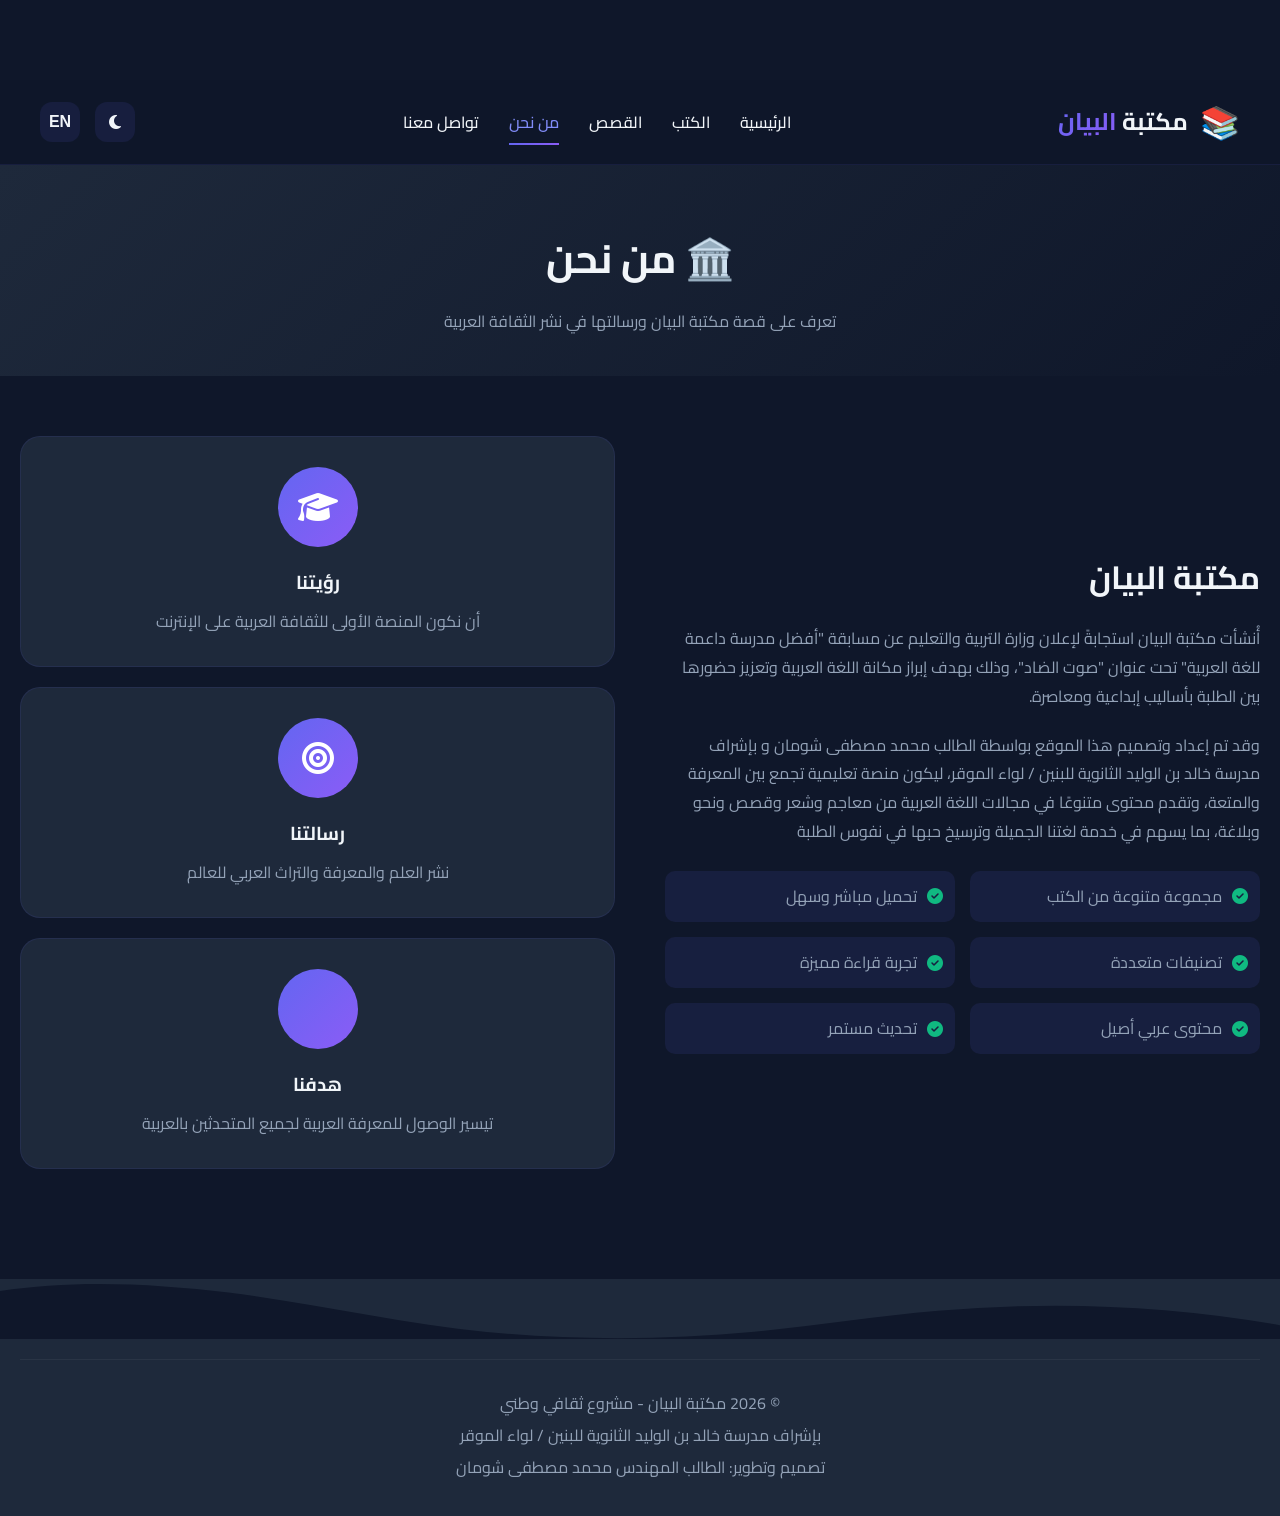
<file: pages/about.html>
<!DOCTYPE html>
<html lang="ar" dir="rtl">
<head>
<meta charset="UTF-8">
<meta name="viewport" content="width=device-width, initial-scale=1.0">
<title data-i18n="aboutPageTitle">من نحن | مكتبة البيان</title>
<link rel="preconnect" href="https://fonts.googleapis.com">
<link rel="preconnect" href="https://fonts.gstatic.com" crossorigin>
<link href="https://fonts.googleapis.com/css2?family=Cairo:wght@300;400;500;600;700;800;900&display=swap" rel="stylesheet">
<link rel="stylesheet" href="https://cdnjs.cloudflare.com/ajax/libs/font-awesome/6.4.0/css/all.min.css">
<link rel="stylesheet" href="../style.css">
<style>
  body {
    padding-top: 80px;
    background: var(--dark-bg);
  }
  .page-header {
    text-align: center;
    padding: 60px 20px 40px;
    background: linear-gradient(135deg, #1e293b 0%, #0f172a 100%);
  }
  .page-header h1 {
    font-size: 2.5rem;
    margin-bottom: 15px;
  }
  .page-header p {
    color: var(--text-secondary);
    max-width: 600px;
    margin: 0 auto;
  }
  .about-page-section {
    padding: 60px 0;
  }
  .about-page-grid {
    display: grid;
    grid-template-columns: 1fr 1fr;
    gap: 50px;
    align-items: center;
  }
  .about-page-content h2 {
    font-size: 2rem;
    margin-bottom: 20px;
  }
  .about-page-content p {
    color: var(--text-secondary);
    line-height: 1.8;
    margin-bottom: 20px;
  }
  .about-page-features {
    display: grid;
    grid-template-columns: 1fr 1fr;
    gap: 15px;
    margin-top: 25px;
  }
  .about-page-features .feature-item {
    display: flex;
    align-items: center;
    gap: 10px;
    padding: 12px;
    background: rgba(99, 102, 241, 0.1);
    border-radius: 10px;
  }
  .about-page-features .feature-item i {
    color: var(--accent-color);
  }
  .about-page-visual {
    display: grid;
    gap: 20px;
  }
  .about-page-card {
    background: var(--dark-card);
    padding: 30px;
    border-radius: 20px;
    text-align: center;
    border: 1px solid rgba(99, 102, 241, 0.1);
  }
  .about-page-card .about-icon {
    width: 80px;
    height: 80px;
    margin: 0 auto 20px;
    background: linear-gradient(135deg, #6366f1 0%, #8b5cf6 100%);
    border-radius: 50%;
    display: flex;
    align-items: center;
    justify-content: center;
    font-size: 2rem;
    color: white;
  }
  .about-page-card h3 {
    margin-bottom: 10px;
  }
  .about-page-card p {
    color: var(--text-secondary);
    margin: 0;
  }
  @media (max-width: 768px) {
    .about-page-grid {
      grid-template-columns: 1fr;
    }
  }
</style>
</head>
<body>

<header class="main-header">
  <nav class="navbar">
    <div class="logo">
      <span class="logo-icon">📚</span>
      <span class="logo-text"><a href="../index.html" style="text-decoration:none;color:inherit;" data-i18n="libraryName">مكتبة <span class="highlight">البيان</span></a></span>
    </div>
    <ul class="nav-links">
      <li><a href="../index.html" data-i18n="home">الرئيسية</a></li>
      <li><a href="books.html" data-i18n="books">الكتب</a></li>
      <li><a href="stories.html" data-i18n="stories">القصص</a></li>
      <li><a href="about.html" class="active" data-i18n="about">من نحن</a></li>
      <li><a href="contact.html" data-i18n="contact">تواصل معنا</a></li>
    </ul>
    <div class="nav-controls">
      <button class="theme-btn" onclick="toggleTheme()" data-i18n-title="toggleTheme" title="تبديل الوضع"><i class="fas fa-moon"></i></button>
      <button class="lang-btn" onclick="toggleLanguage()">EN</button>
      <button class="menu-toggle" onclick="toggleMenu()"><i class="fas fa-bars"></i></button>
    </div>
  </nav>
</header>

<div class="page-header">
  <h1 data-i18n="aboutUsPage">🏛️ من نحن</h1>
  <p data-i18n="aboutUsPageDesc">تعرف على قصة مكتبة البيان ورسالتها في نشر الثقافة العربية</p>
</div>

<section class="about-page-section">
  <div class="container">
    <div class="about-page-grid">
      <div class="about-page-content">
        <h2 data-i18n="aboutHeading">مكتبة البيان</h2>
        <p data-i18n="aboutDesc"> أُنشأت مكتبة البيان استجابةً لإعلان وزارة التربية والتعليم عن مسابقة "أفضل مدرسة داعمة للغة العربية" تحت عنوان "صوت الضاد"، وذلك بهدف إبراز مكانة اللغة العربية وتعزيز حضورها بين الطلبة بأساليب إبداعية ومعاصرة. </p>
        <p data-i18n="aboutDesc2"> وقد تم إعداد وتصميم هذا الموقع بواسطة الطالب محمد مصطفى شومان و بإشراف مدرسة خالد بن الوليد الثانوية للبنين / لواء الموقر، ليكون منصة تعليمية تجمع بين المعرفة والمتعة، وتقدم محتوى متنوعًا في مجالات اللغة العربية من معاجم وشعر وقصص ونحو وبلاغة، بما يسهم في خدمة لغتنا الجميلة وترسيخ حبها في نفوس الطلبة </p>
        
        <div class="about-page-features">
          <div class="feature-item">
            <i class="fas fa-check-circle"></i>
            <span data-i18n="diverseBooksCollection">مجموعة متنوعة من الكتب</span>
          </div>
          <div class="feature-item">
            <i class="fas fa-check-circle"></i>
            <span data-i18n="easyDirectDownload">تحميل مباشر وسهل</span>
          </div>
          <div class="feature-item">
            <i class="fas fa-check-circle"></i>
            <span data-i18n="multipleCategoriesOption">تصنيفات متعددة</span>
          </div>
          <div class="feature-item">
            <i class="fas fa-check-circle"></i>
            <span data-i18n="greatReadingExperience">تجربة قراءة مميزة</span>
          </div>
          <div class="feature-item">
            <i class="fas fa-check-circle"></i>
            <span data-i18n="authenticArabicContent">محتوى عربي أصيل</span>
          </div>
          <div class="feature-item">
            <i class="fas fa-check-circle"></i>
            <span data-i18n="continuousUpdate">تحديث مستمر</span>
          </div>
        </div>
      </div>
      
      <div class="about-page-visual">
        <div class="about-page-card">
          <div class="about-icon"><i class="fas fa-graduation-cap"></i></div>
          <h3 data-i18n="ourVisionPage">رؤيتنا</h3>
          <p data-i18n="visionTextPage">أن نكون المنصة الأولى للثقافة العربية على الإنترنت</p>
        </div>
        <div class="about-page-card">
          <div class="about-icon"><i class="fas fa-bullseye"></i></div>
          <h3 data-i18n="ourMissionPage">رسالتنا</h3>
          <p data-i18n="missionTextPage">نشر العلم والمعرفة والتراث العربي للعالم</p>
        </div>
        <div class="about-page-card">
          <div class="about-icon"><i class="fas fa-target"></i></div>
          <h3 data-i18n="ourGoalPage">هدفنا</h3>
          <p data-i18n="goalTextPage">تيسير الوصول للمعرفة العربية لجميع المتحدثين بالعربية</p>
        </div>
      </div>
    </div>
  </div>
</section>

<footer class="main-footer">
  <div class="footer-wave">
    <svg data-name="Layer 1" xmlns="http://www.w3.org/2000/svg" viewBox="0 0 1200 120" preserveAspectRatio="none">
      <path d="M321.39,56.44c58-10.79,114.16-30.13,172-41.86,82.39-16.72,168.19-17.73,250.45-.39C823.78,31,906.67,72,985.66,92.83c70.05,18.48,146.53,26.09,214.34,3V0H0V27.35A600.21,600.21,0,0,0,321.39,56.44Z" class="shape-fill"></path>
    </svg>
  </div>
  <div class="footer-content">
    <div class="container">
      <div class="footer-bottom">
        <p>© 2026 <span data-i18n="footerBrand">مكتبة البيان</span> - <span data-i18n="copyright">مشروع ثقافي وطني</span></p>
        <p data-i18n="supervisedBySchool">بإشراف مدرسة خالد بن الوليد الثانوية للبنين / لواء الموقر</p>
         <p>تصميم وتطوير: الطالب المهندس محمد مصطفى شومان</p>
      </div>
    </div>
  </div>
</footer>

<div class="toast-container" id="toastContainer"></div>

<script src="../script.js"></script>
<script>
  document.addEventListener('DOMContentLoaded', function() {
    loadPreferences();
  });
</script>
</body>
</html>
</file>
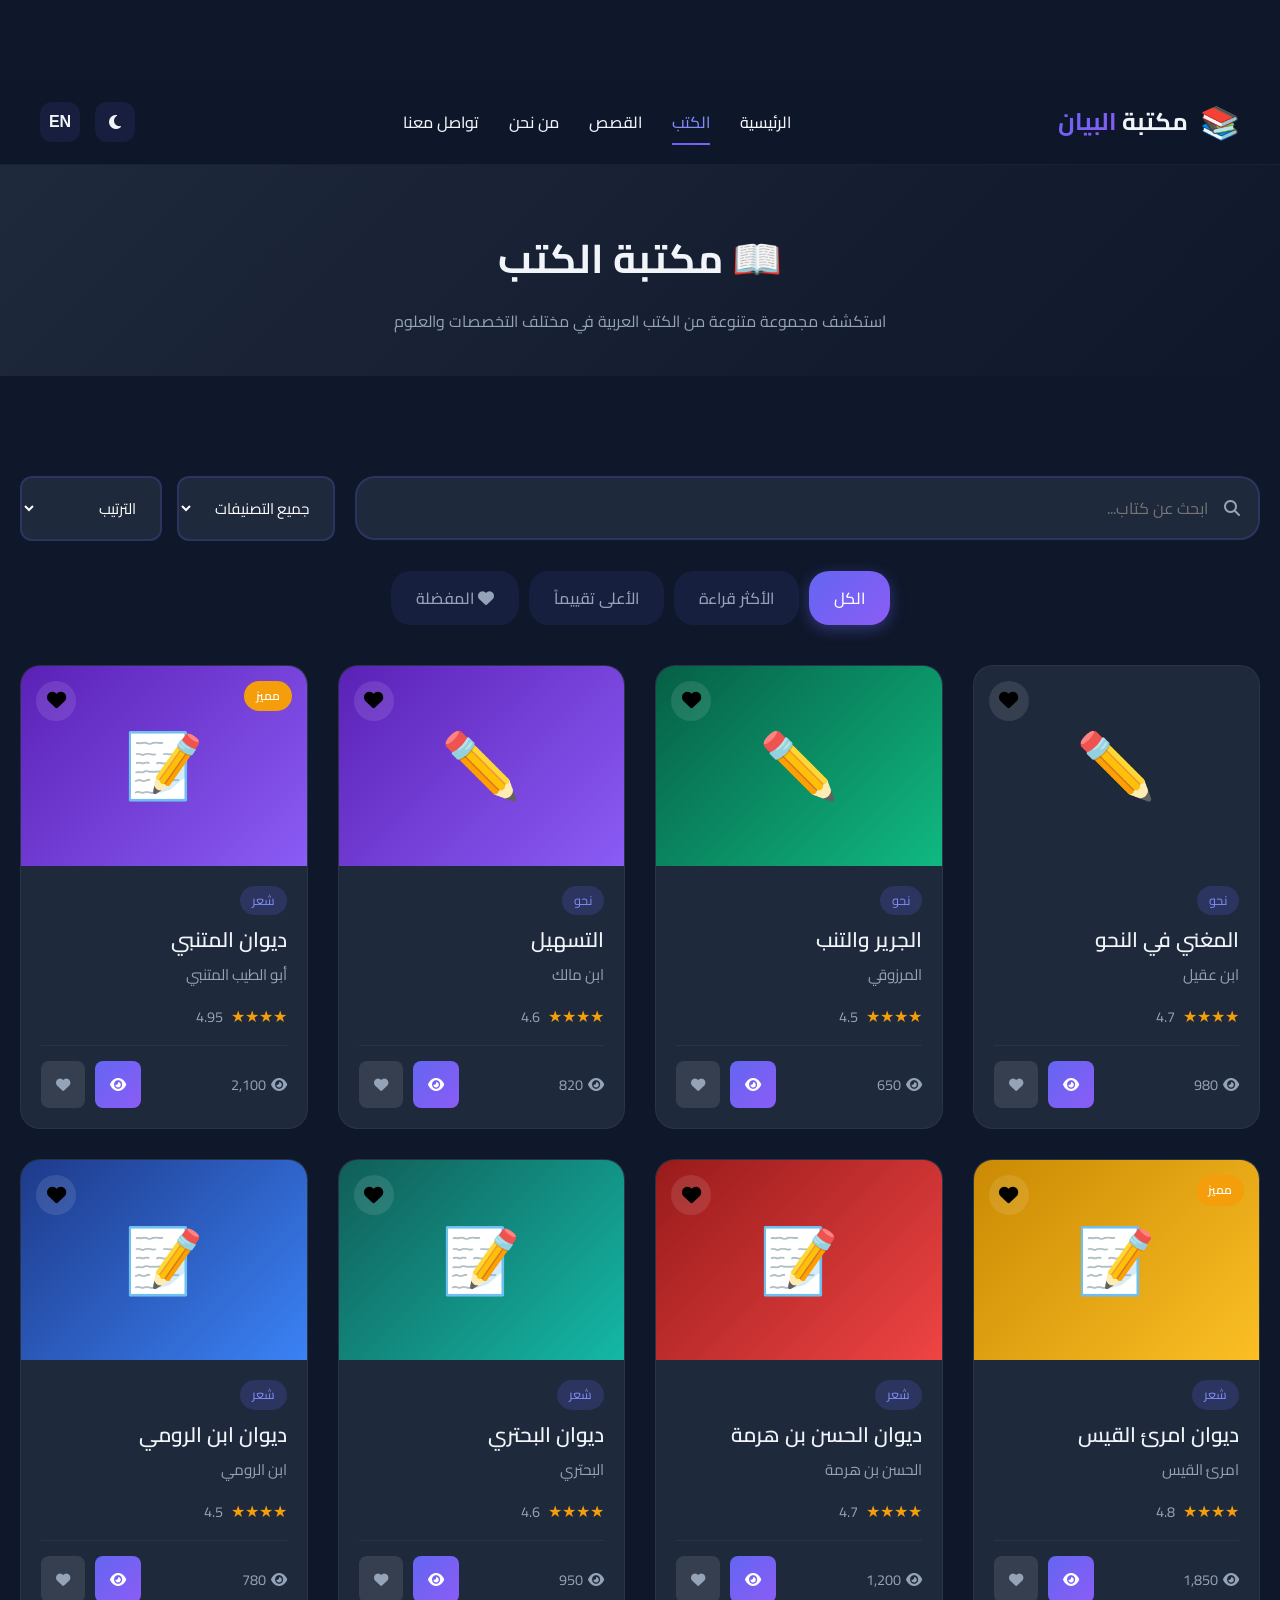
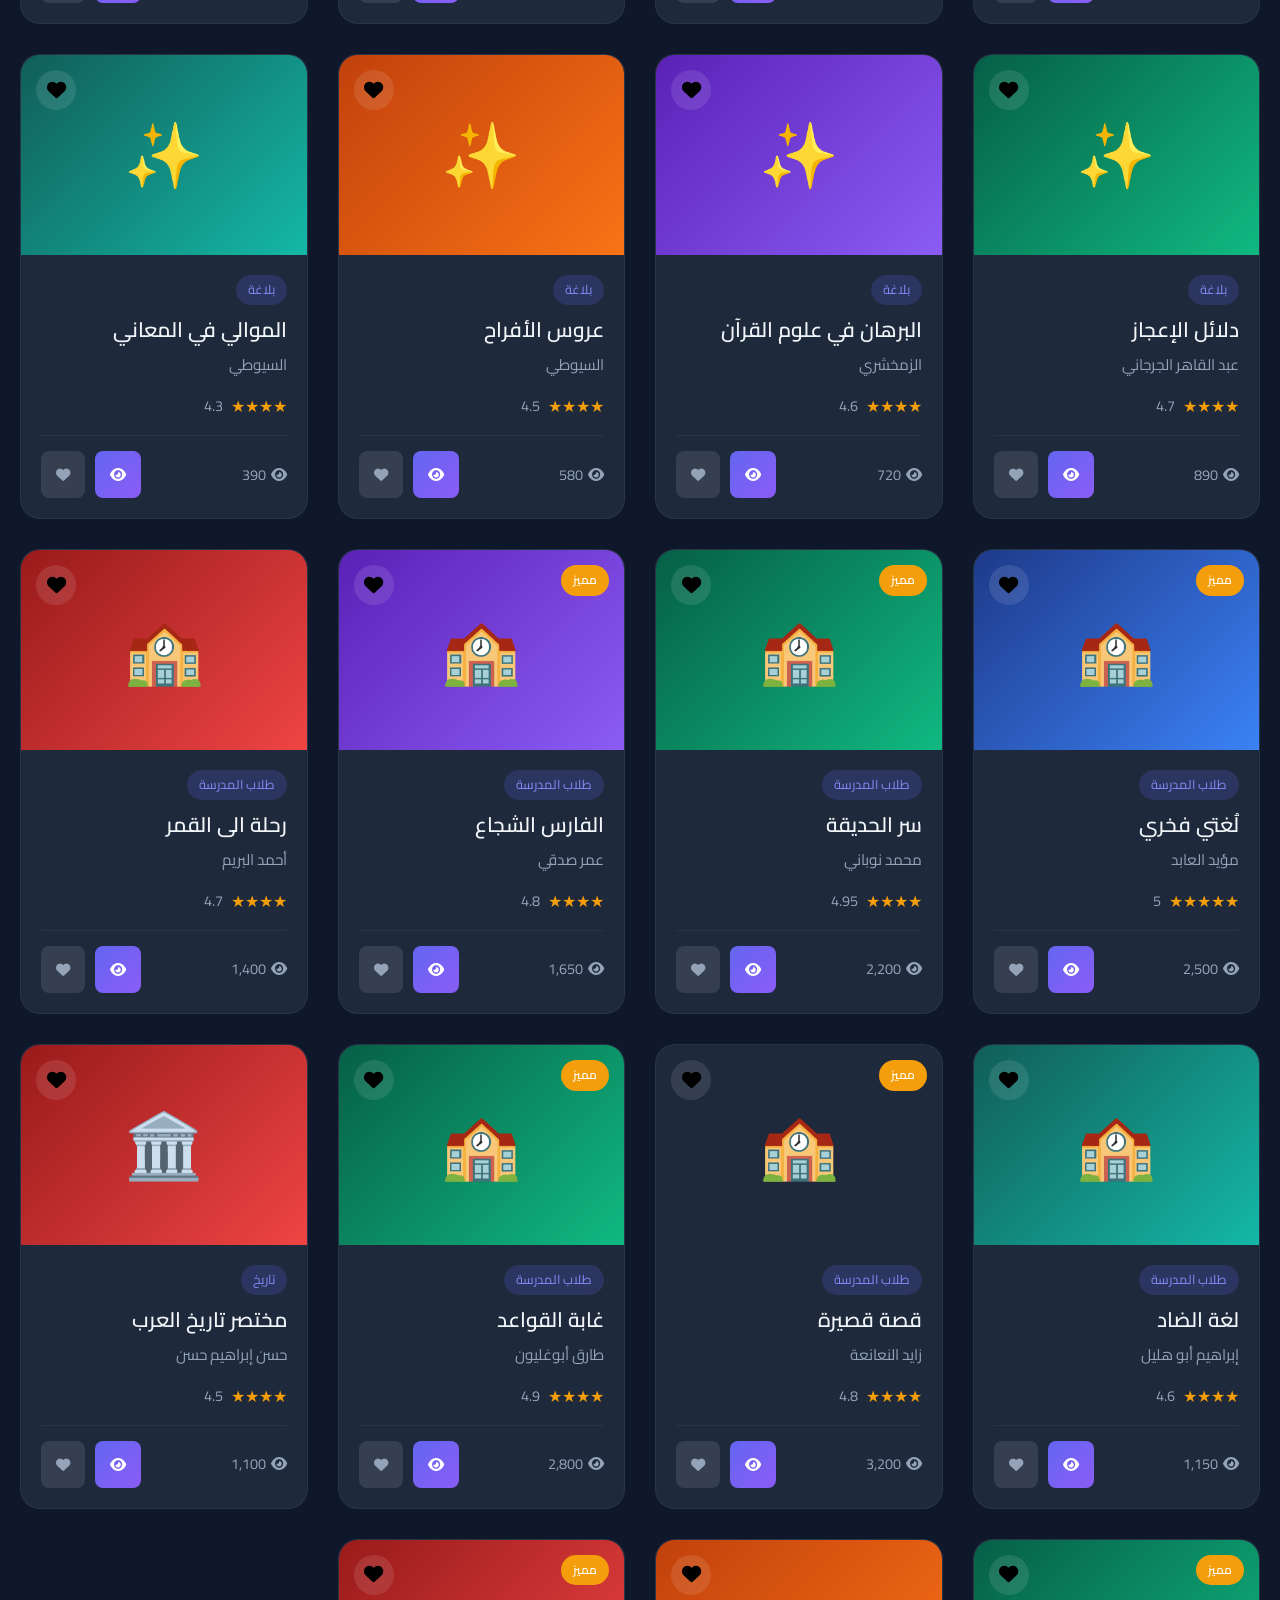
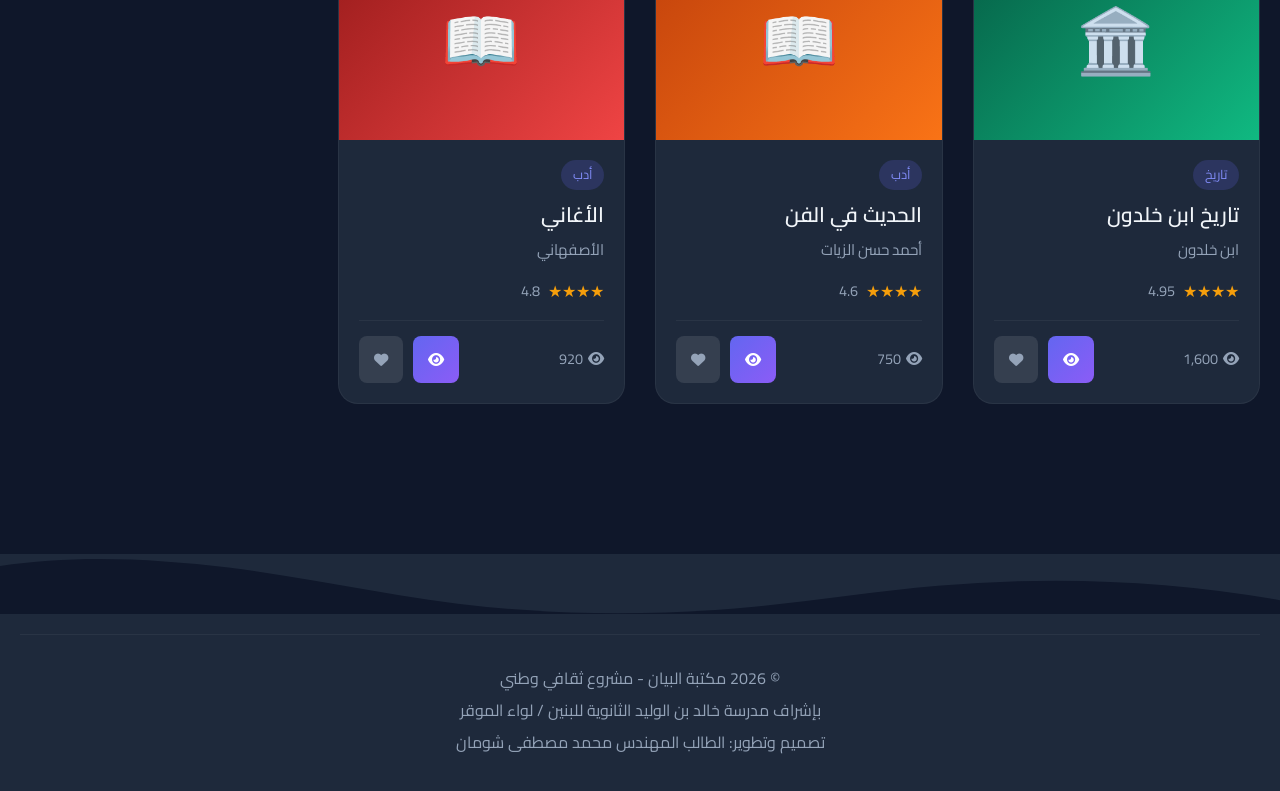
<file: pages/books.html>
<!DOCTYPE html>
<html lang="ar" dir="rtl">

<head>
  <meta charset="UTF-8">
  <meta name="viewport" content="width=device-width, initial-scale=1.0">
  <title data-i18n="booksPageTitle">الكتب | مكتبة البيان</title>
  <link rel="preconnect" href="https://fonts.googleapis.com">
  <link rel="preconnect" href="https://fonts.gstatic.com" crossorigin>
  <link href="https://fonts.googleapis.com/css2?family=Cairo:wght@300;400;500;600;700;800;900&display=swap"
    rel="stylesheet">
  <link rel="stylesheet" href="https://cdnjs.cloudflare.com/ajax/libs/font-awesome/6.4.0/css/all.min.css">
  <link rel="stylesheet" href="../style.css">
  <style>
    body {
      padding-top: 80px;
      background: var(--dark-bg);
    }

    .page-header {
      text-align: center;
      padding: 60px 20px 40px;
      background: linear-gradient(135deg, #1e293b 0%, #0f172a 100%);
    }

    .page-header h1 {
      font-size: 2.5rem;
      margin-bottom: 15px;
    }

    .page-header p {
      color: var(--text-secondary);
      max-width: 600px;
      margin: 0 auto;
    }
  </style>
</head>

<body>

  <header class="main-header">
    <nav class="navbar">
      <div class="logo">
        <span class="logo-icon">📚</span>
        <span class="logo-text"><a href="../index.html" style="text-decoration:none;color:inherit;"
            data-i18n="libraryName">مكتبة <span class="highlight">البيان</span></a></span>
      </div>
      <ul class="nav-links">
        <li><a href="../index.html" data-i18n="home">الرئيسية</a></li>
        <li><a href="books.html" class="active" data-i18n="books">الكتب</a></li>
        <li><a href="stories.html" data-i18n="stories">القصص</a></li>
        <li><a href="about.html" data-i18n="about">من نحن</a></li>
        <li><a href="contact.html" data-i18n="contact">تواصل معنا</a></li>
      </ul>
      <div class="nav-controls">
        <button class="theme-btn" onclick="toggleTheme()" data-i18n-title="toggleTheme" title="تبديل الوضع"><i
            class="fas fa-moon"></i></button>
        <button class="lang-btn" onclick="toggleLanguage()">EN</button>
        <button class="menu-toggle" onclick="toggleMenu()"><i class="fas fa-bars"></i></button>
      </div>
    </nav>
  </header>

  <div class="page-header">
    <h1 data-i18n="booksLibrary">📖 مكتبة الكتب</h1>
    <p data-i18n="booksLibraryDesc">استكشف مجموعة متنوعة من الكتب العربية في مختلف التخصصات والعلوم</p>
  </div>

  <section class="books-section" id="books">
    <div class="container">
      <div class="search-filter-bar">
        <div class="search-box">
          <i class="fas fa-search"></i>
          <input type="text" id="searchInput" data-i18n-placeholder="searchForBook" placeholder="ابحث عن كتاب..."
            oninput="filterBooks()">
        </div>
        <div class="filter-group">
          <select id="categoryFilter" onchange="filterBooks()">
            <option value="all" data-i18n="allCategoriesOption">جميع التصنيفات</option>
            <option value="نحو" data-i18n="grammarFull">النحو</option>
            <option value="شعر" data-i18n="poetryFull">الشعر</option>
            <option value="بلاغة" data-i18n="rhetoricFull">البلاغة</option>
            <option value="طلاب المدرسة" data-i18n="hadithFull">طلاب المدرسة</option>
            <option value="تاريخ" data-i18n="historyFull">التاريخ</option>
            <option value="أدب" data-i18n="literatureFull">الأدب</option>
          </select>
          <select id="sortFilter" onchange="filterBooks()">
            <option value="default" data-i18n="sortBy">الترتيب</option>
            <option value="popular" data-i18n="mostRead">الأكثر قراءة</option>
            <option value="rating" data-i18n="highestRated">الأعلى تقييماً</option>
          </select>
        </div>
      </div>

      <div class="tabs-container">
        <button class="tab-btn active" data-tab="all" onclick="setTab('all')" data-i18n="allOption">الكل</button>
        <button class="tab-btn" data-tab="popular" onclick="setTab('popular')" data-i18n="mostRead">الأكثر
          قراءة</button>
        <button class="tab-btn" data-tab="top" onclick="setTab('top')" data-i18n="highestRated">الأعلى تقييماً</button>
        <button class="tab-btn" data-tab="favorites" onclick="setTab('favorites')" data-i18n="favoritesOption"><i
            class="fas fa-heart"></i> المفضلة</button>
      </div>

      <div class="books-grid" id="booksGrid"></div>
    </div>
  </section>

  <footer class="main-footer">
    <div class="footer-wave">
      <svg data-name="Layer 1" xmlns="http://www.w3.org/2000/svg" viewBox="0 0 1200 120" preserveAspectRatio="none">
        <path
          d="M321.39,56.44c58-10.79,114.16-30.13,172-41.86,82.39-16.72,168.19-17.73,250.45-.39C823.78,31,906.67,72,985.66,92.83c70.05,18.48,146.53,26.09,214.34,3V0H0V27.35A600.21,600.21,0,0,0,321.39,56.44Z"
          class="shape-fill"></path>
      </svg>
    </div>
    <div class="footer-content">
      <div class="container">
        <div class="footer-bottom">
          <p>© 2026 <span data-i18n="footerBrand">مكتبة البيان</span> - <span data-i18n="copyright">مشروع ثقافي
              وطني</span></p>
          <p data-i18n="supervisedBySchool">بإشراف مدرسة خالد بن الوليد الثانوية للبنين / لواء الموقر</p>
          <p>تصميم وتطوير: الطالب المهندس محمد مصطفى شومان</p>
        </div>
      </div>
    </div>
  </footer>

  <div class="modal-overlay" id="bookModal">
    <div class="modal-container">
      <button class="modal-close" onclick="closeModal()"><i class="fas fa-times"></i></button>
      <div class="modal-body" id="modalContent"></div>
    </div>
  </div>

  <div class="toast-container" id="toastContainer"></div>

  <script src="../script.js"></script>
  <script>
    document.addEventListener('DOMContentLoaded', function () {
      loadPreferences();
      displayBooks();
    });
  </script>
</body>

</html>
</file>
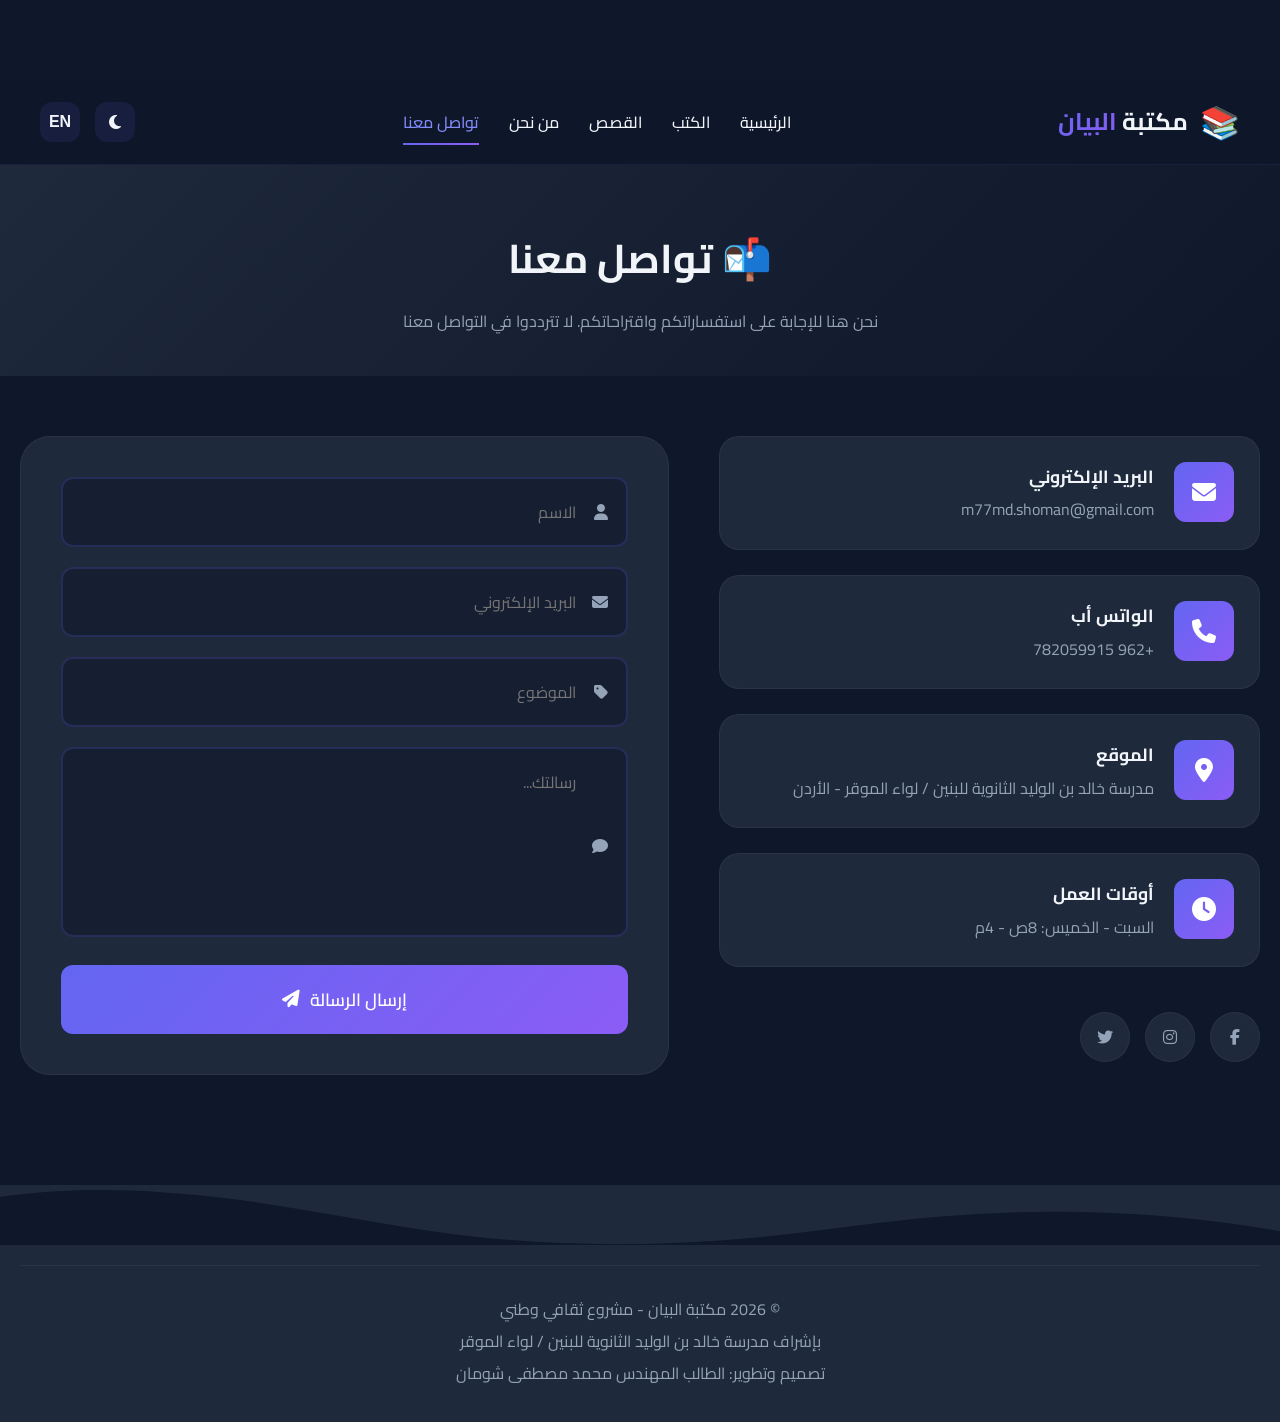
<file: pages/contact.html>
<!DOCTYPE html>
<html lang="ar" dir="rtl">
<head>
<meta charset="UTF-8">
<meta name="viewport" content="width=device-width, initial-scale=1.0">
<title data-i18n="contactPageTitle">تواصل معنا | مكتبة البيان</title>
<link rel="preconnect" href="https://fonts.googleapis.com">
<link rel="preconnect" href="https://fonts.gstatic.com" crossorigin>
<link href="https://fonts.googleapis.com/css2?family=Cairo:wght@300;400;500;600;700;800;900&display=swap" rel="stylesheet">
<link rel="stylesheet" href="https://cdnjs.cloudflare.com/ajax/libs/font-awesome/6.4.0/css/all.min.css">
<link rel="stylesheet" href="../style.css">
<style>
  body {
    padding-top: 80px;
    background: var(--dark-bg);
  }
  .page-header {
    text-align: center;
    padding: 60px 20px 40px;
    background: linear-gradient(135deg, #1e293b 0%, #0f172a 100%);
  }
  .page-header h1 {
    font-size: 2.5rem;
    margin-bottom: 15px;
  }
  .page-header p {
    color: var(--text-secondary);
    max-width: 600px;
    margin: 0 auto;
  }
  .contact-page-section {
    padding: 60px 0;
  }
</style>
</head>
<body>

<header class="main-header">
  <nav class="navbar">
    <div class="logo">
      <span class="logo-icon">📚</span>
      <span class="logo-text"><a href="../index.html" style="text-decoration:none;color:inherit;" data-i18n="libraryName">مكتبة <span class="highlight">البيان</span></a></span>
    </div>
    <ul class="nav-links">
      <li><a href="../index.html" data-i18n="home">الرئيسية</a></li>
      <li><a href="books.html" data-i18n="books">الكتب</a></li>
      <li><a href="stories.html" data-i18n="stories">القصص</a></li>
      <li><a href="about.html" data-i18n="about">من نحن</a></li>
      <li><a href="contact.html" class="active" data-i18n="contact">تواصل معنا</a></li>
    </ul>
    <div class="nav-controls">
      <button class="theme-btn" onclick="toggleTheme()" data-i18n-title="toggleTheme" title="تبديل الوضع"><i class="fas fa-moon"></i></button>
      <button class="lang-btn" onclick="toggleLanguage()">EN</button>
      <button class="menu-toggle" onclick="toggleMenu()"><i class="fas fa-bars"></i></button>
    </div>
  </nav>
</header>

<div class="page-header">
  <h1 data-i18n="contactUsPage">📬 تواصل معنا</h1>
  <p data-i18n="contactUsPageDesc">نحن هنا للإجابة على استفساراتكم واقتراحاتكم. لا تترددوا في التواصل معنا</p>
</div>

<section class="contact-page-section">
  <div class="container">
    <div class="contact-grid">
      <div class="contact-info">
        <div class="contact-item">
          <div class="contact-icon"><i class="fas fa-envelope"></i></div>
          <div class="contact-details">
            <h4 data-i18n="emailAddress">البريد الإلكتروني</h4>
            <p>m77md.shoman@gmail.com</p>
          </div>
        </div>
        <div class="contact-item">
          <div class="contact-icon"><i class="fas fa-phone"></i></div>
          <div class="contact-details">
            <h4 data-i18n="whatsappApp">الواتس أب</h4>
            <p>+962 782059915</p>
          </div>
        </div>
        <div class="contact-item">
          <div class="contact-icon"><i class="fas fa-map-marker-alt"></i></div>
          <div class="contact-details">
            <h4 data-i18n="locationAddress">الموقع</h4>
            <p data-i18n="schoolLocation">مدرسة خالد بن الوليد الثانوية للبنين / لواء الموقر - الأردن</p>
          </div>
        </div>
        <div class="contact-item">
          <div class="contact-icon"><i class="fas fa-clock"></i></div>
          <div class="contact-details">
            <h4 data-i18n="workingHoursPage">أوقات العمل</h4>
            <p data-i18n="workingHoursPageText">السبت - الخميس: 8ص - 4م</p>
          </div>
        </div>
        <div class="social-links">
          <a href="https://www.facebook.com/MOHAMAD.2.0.0.8.Sho" class="social-link"><i class="fab fa-facebook-f"></i></a>
          <a href="https://www.instagram.com/m7md.shoman" class="social-link"><i class="fab fa-instagram"></i></a>
          <a href="#" class="social-link"><i class="fab fa-twitter"></i></a>
        </div>
      </div>
      <div class="contact-form">
        <form onsubmit="submitContact(event)">
          <div class="form-group">
            <input type="text" id="contactName" required data-i18n-placeholder="yourNameInput" placeholder="الاسم">
            <i class="fas fa-user"></i>
          </div>
          <div class="form-group">
            <input type="email" id="contactEmail" required data-i18n-placeholder="yourEmailInput" placeholder="البريد الإلكتروني">
            <i class="fas fa-envelope"></i>
          </div>
          <div class="form-group">
            <input type="text" id="contactSubject" required data-i18n-placeholder="subjectInput" placeholder="الموضوع">
            <i class="fas fa-tag"></i>
          </div>
          <div class="form-group">
            <textarea id="contactMessage" required data-i18n-placeholder="yourMessageInput" placeholder="رسالتك..." rows="5"></textarea>
            <i class="fas fa-comment"></i>
          </div>
          <button type="submit" class="btn-submit">
            <span data-i18n="sendMessageBtn">إرسال الرسالة</span>
            <i class="fas fa-paper-plane"></i>
          </button>
        </form>
      </div>
    </div>
  </div>
</section>

<footer class="main-footer">
  <div class="footer-wave">
    <svg data-name="Layer 1" xmlns="http://www.w3.org/2000/svg" viewBox="0 0 1200 120" preserveAspectRatio="none">
      <path d="M321.39,56.44c58-10.79,114.16-30.13,172-41.86,82.39-16.72,168.19-17.73,250.45-.39C823.78,31,906.67,72,985.66,92.83c70.05,18.48,146.53,26.09,214.34,3V0H0V27.35A600.21,600.21,0,0,0,321.39,56.44Z" class="shape-fill"></path>
    </svg>
  </div>
  <div class="footer-content">
    <div class="container">
      <div class="footer-bottom">
        <p>© 2026 <span data-i18n="footerBrand">مكتبة البيان</span> - <span data-i18n="copyright">مشروع ثقافي وطني</span></p>
        <p data-i18n="supervisedBySchool">بإشراف مدرسة خالد بن الوليد الثانوية للبنين / لواء الموقر</p>
         <p>تصميم وتطوير: الطالب المهندس محمد مصطفى شومان</p>
      </div>
    </div>
  </div>
</footer>

<div class="toast-container" id="toastContainer"></div>

<script src="../script.js"></script>
<script>
  document.addEventListener('DOMContentLoaded', function() {
    loadPreferences();
  });
</script>
</body>
</html>
</file>
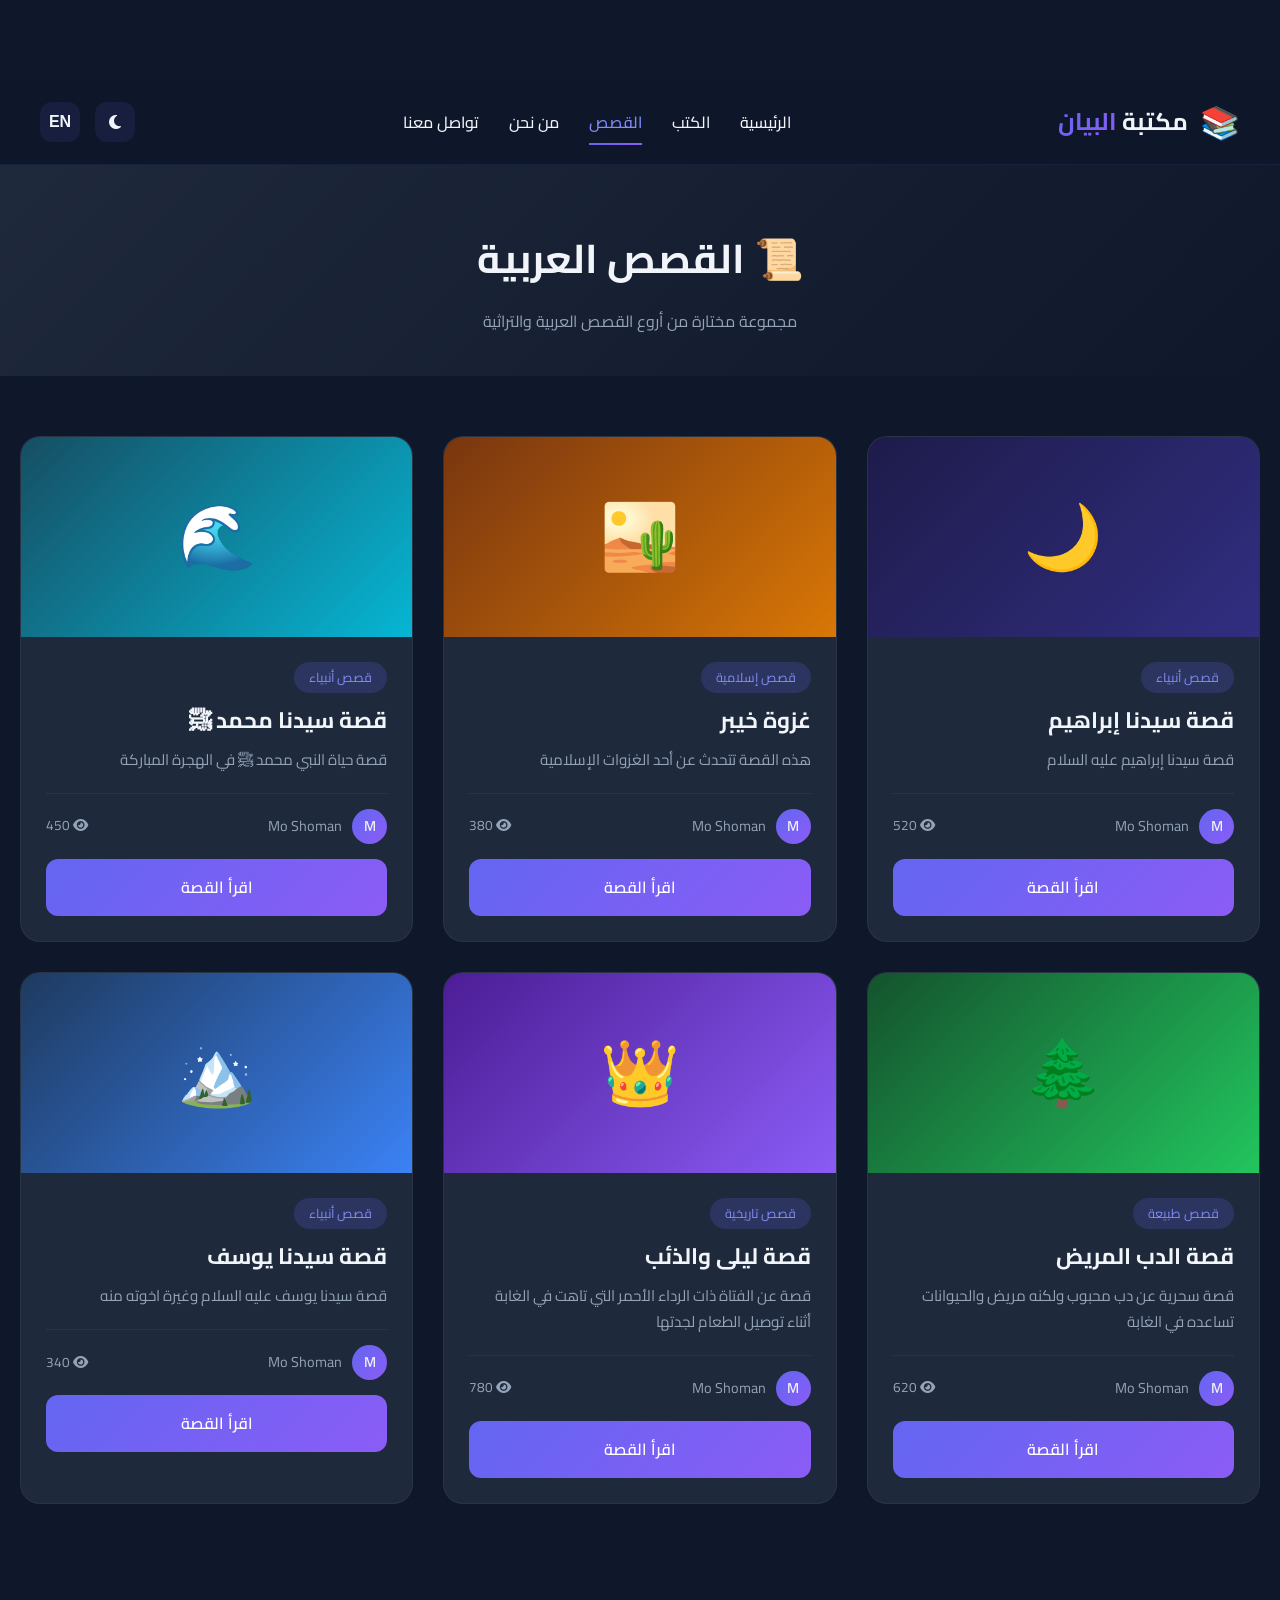
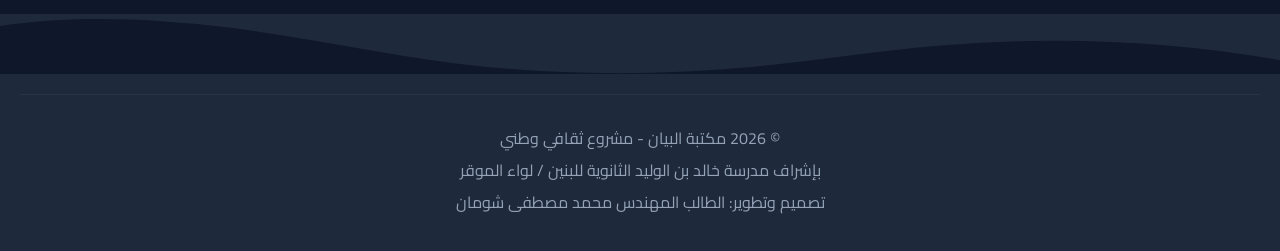
<file: pages/stories.html>
<!DOCTYPE html>
<html lang="ar" dir="rtl">
<head>
<meta charset="UTF-8">
<meta name="viewport" content="width=device-width, initial-scale=1.0">
<title data-i18n="storiesPageTitle">القصص | مكتبة البيان</title>
<link rel="preconnect" href="https://fonts.googleapis.com">
<link rel="preconnect" href="https://fonts.gstatic.com" crossorigin>
<link href="https://fonts.googleapis.com/css2?family=Cairo:wght@300;400;500;600;700;800;900&display=swap" rel="stylesheet">
<link rel="stylesheet" href="https://cdnjs.cloudflare.com/ajax/libs/font-awesome/6.4.0/css/all.min.css">
<link rel="stylesheet" href="../style.css">
<style>
  body {
    padding-top: 80px;
    background: var(--dark-bg);
  }
  .page-header {
    text-align: center;
    padding: 60px 20px 40px;
    background: linear-gradient(135deg, #1e293b 0%, #0f172a 100%);
  }
  .page-header h1 {
    font-size: 2.5rem;
    margin-bottom: 15px;
  }
  .page-header p {
    color: var(--text-secondary);
    max-width: 600px;
    margin: 0 auto;
  }
  .stories-section {
    padding: 60px 0;
  }
  .stories-grid {
    display: grid;
    grid-template-columns: repeat(auto-fill, minmax(300px, 1fr));
    gap: 30px;
  }
  .story-card {
    background: var(--dark-card);
    border-radius: 20px;
    overflow: hidden;
    border: 1px solid rgba(255, 255, 255, 0.05);
    transition: all 0.3s ease;
  }
  .story-card:hover {
    transform: translateY(-10px);
    box-shadow: 0 20px 40px rgba(0, 0, 0, 0.3);
    border-color: rgba(99, 102, 241, 0.3);
  }
  .story-image {
    height: 200px;
    display: flex;
    align-items: center;
    justify-content: center;
    font-size: 4rem;
    position: relative;
    overflow: hidden;
  }
  .story-image.night { background: linear-gradient(135deg, #1e1b4b 0%, #312e81 100%); }
  .story-image.desert { background: linear-gradient(135deg, #78350f 0%, #d97706 100%); }
  .story-image.sea { background: linear-gradient(135deg, #164e63 0%, #06b6d4 100%); }
  .story-image.forest { background: linear-gradient(135deg, #14532d 0%, #22c55e 100%); }
  .story-image.royal { background: linear-gradient(135deg, #4c1d95 0%, #8b5cf6 100%); }
  .story-image.mountain { background: linear-gradient(135deg, #1e3a5f 0%, #3b82f6 100%); }
  .story-content {
    padding: 25px;
  }
  .story-category {
    display: inline-block;
    padding: 5px 15px;
    background: rgba(99, 102, 241, 0.2);
    color: var(--primary-light);
    border-radius: 20px;
    font-size: 0.8rem;
    margin-bottom: 12px;
  }
  .story-title {
    font-size: 1.4rem;
    margin-bottom: 10px;
    line-height: 1.4;
  }
  .story-desc {
    color: var(--text-secondary);
    font-size: 0.95rem;
    line-height: 1.7;
    margin-bottom: 20px;
  }
  .story-meta {
    display: flex;
    justify-content: space-between;
    align-items: center;
    padding-top: 15px;
    border-top: 1px solid rgba(255, 255, 255, 0.05);
  }
  .story-author {
    display: flex;
    align-items: center;
    gap: 10px;
  }
  .author-avatar {
    width: 35px;
    height: 35px;
    background: linear-gradient(135deg, #6366f1 0%, #8b5cf6 100%);
    border-radius: 50%;
    display: flex;
    align-items: center;
    justify-content: center;
    font-weight: 600;
    font-size: 0.9rem;
  }
  .author-name {
    font-size: 0.9rem;
    color: var(--text-secondary);
  }
  .story-reads {
    color: var(--text-secondary);
    font-size: 0.85rem;
  }
  .read-story-btn {
    display: block;
    width: 100%;
    padding: 15px;
    background: linear-gradient(135deg, #6366f1 0%, #8b5cf6 100%);
    color: white;
    text-align: center;
    text-decoration: none;
    border-radius: 12px;
    font-weight: 600;
    margin-top: 15px;
    transition: all 0.3s ease;
  }
  .read-story-btn:hover {
    transform: scale(1.02);
    box-shadow: 0 5px 20px rgba(99, 102, 241, 0.4);
  }
</style>
</head>
<body>

<header class="main-header">
  <nav class="navbar">
    <div class="logo">
      <span class="logo-icon">📚</span>
      <span class="logo-text"><a href="../index.html" style="text-decoration:none;color:inherit;" data-i18n="libraryName">مكتبة <span class="highlight">البيان</span></a></span>
    </div>
    <ul class="nav-links">
      <li><a href="../index.html" data-i18n="home">الرئيسية</a></li>
      <li><a href="books.html" data-i18n="books">الكتب</a></li>
      <li><a href="stories.html" class="active" data-i18n="stories">القصص</a></li>
      <li><a href="about.html" data-i18n="about">من نحن</a></li>
      <li><a href="contact.html" data-i18n="contact">تواصل معنا</a></li>
    </ul>
    <div class="nav-controls">
      <button class="theme-btn" onclick="toggleTheme()" data-i18n-title="toggleTheme" title="تبديل الوضع"><i class="fas fa-moon"></i></button>
      <button class="lang-btn" onclick="toggleLanguage()">EN</button>
      <button class="menu-toggle" onclick="toggleMenu()"><i class="fas fa-bars"></i></button>
    </div>
  </nav>
</header>

<div class="page-header">
  <h1 data-i18n="arabicStoriesPage">📜 القصص العربية</h1>
  <p data-i18n="arabicStoriesPageDesc">مجموعة مختارة من أروع القصص العربية والتراثية</p>
</div>

<section class="stories-section">
  <div class="container">
    <div class="stories-grid" id="storiesGrid">
      <!-- Story 1 -->
      <div class="story-card">
        <div class="story-image night">🌙</div>
        <div class="story-content">
          <span class="story-category" data-i18n="adventureStories">قصص أنبياء </span>
          <h3 class="story-title"> قصة سيدنا إبراهيم </h3>
          <p class="story-desc"> قصة سيدنا إبراهيم عليه السلام</p>
          <div class="story-meta">
            <div class="story-author">
              <div class="author-avatar">M</div>
              <span class="author-name">Mo Shoman</span>
            </div>
            <span class="story-reads"><i class="fas fa-eye"></i> 520</span>
          </div>
          <a href="../qesas/story-ibrahim.pdf" class="read-story-btn" data-i18n="readTheStory">اقرأ القصة</a>
        </div>
      </div>

      <!-- Story 2 -->
      <div class="story-card">
        <div class="story-image desert">🏜️</div>
        <div class="story-content">
          <span class="story-category" data-i18n="heritageStories">قصص إسلامية</span>
          <h3 class="story-title">غزوة خيبر</h3>
          <p class="story-desc">هذه القصة تتحدث عن أحد الغزوات الإسلامية </p>
          <div class="story-meta">
            <div class="story-author">
              <div class="author-avatar">M</div>
              <span class="author-name">Mo Shoman</span>
            </div>
            <span class="story-reads"><i class="fas fa-eye"></i> 380</span>
          </div>
          <a href="../qesas/story-khaibar.pdf" class="read-story-btn" data-i18n="readTheStory">اقرأ القصة</a>
        </div>
      </div>

      <!-- Story 3 -->
      <div class="story-card">
        <div class="story-image sea">🌊</div>
        <div class="story-content">
          <span class="story-category" data-i18n="seaStories">قصص أنبياء</span>
          <h3 class="story-title">قصة سيدنا محمد ﷺ</h3>
          <p class="story-desc">قصة حياة النبي محمد ﷺ في الهجرة المباركة </p>
          <div class="story-meta">
            <div class="story-author">
              <div class="author-avatar">M</div>
              <span class="author-name">Mo Shoman </span>
            </div>
            <span class="story-reads"><i class="fas fa-eye"></i> 450</span>
          </div>
          <a href="../qesas/story-mohamad.pdf" class="read-story-btn" data-i18n="readTheStory">اقرأ القصة</a>
        </div>
      </div>

      <!-- Story 4 -->
      <div class="story-card">
        <div class="story-image forest">🌲</div>
        <div class="story-content">
          <span class="story-category" data-i18n="natureStories">قصص طبيعة</span>
          <h3 class="story-title">قصة الدب المريض </h3>
          <p class="story-desc">قصة سحرية عن دب محبوب ولكنه مريض والحيوانات تساعده في الغابة </p>
          <div class="story-meta">
            <div class="story-author">
              <div class="author-avatar">M</div>
              <span class="author-name">Mo Shoman</span>
            </div>
            <span class="story-reads"><i class="fas fa-eye"></i> 620</span>
          </div>
          <a href="../qesas/story-bear.pdf" class="read-story-btn" data-i18n="readTheStory">اقرأ القصة</a>
        </div>
      </div>

      <!-- Story 5 -->
      <div class="story-card">
        <div class="story-image royal">👑</div>
        <div class="story-content">
          <span class="story-category" data-i18n="historicalStories">قصص تاريخية</span>
          <h3 class="story-title">قصة ليلى والذئب </h3>
          <p class="story-desc">قصة عن الفتاة ذات الرداء الأحمر التي تاهت في الغابة أثناء توصيل الطعام لجدتها </p>
          <div class="story-meta">
            <div class="story-author">
              <div class="author-avatar">M</div>
              <span class="author-name">Mo Shoman</span>
            </div>
            <span class="story-reads"><i class="fas fa-eye"></i> 780</span>
          </div>
          <a href="../qesas/story-laila.pdf" class="read-story-btn" data-i18n="readTheStory">اقرأ القصة</a>
        </div>
      </div>

      <!-- Story 6 -->
      <div class="story-card">
        <div class="story-image mountain">🏔️</div>
        <div class="story-content">
          <span class="story-category" data-i18n="adventureStories">قصص أنبياء</span>
          <h3 class="story-title">قصة سيدنا يوسف </h3>
          <p class="story-desc">قصة سيدنا يوسف عليه السلام وغيرة اخوته منه </p>
          <div class="story-meta">
            <div class="story-author">
              <div class="author-avatar">M</div>
              <span class="author-name">Mo Shoman</span>
            </div>
            <span class="story-reads"><i class="fas fa-eye"></i> 340</span>
          </div>
          <a href="../qesas/story-yosef.pdf" class="read-story-btn" data-i18n="readTheStory">اقرأ القصة</a>
        </div>
      </div>
    </div>
  </div>
</section>

<footer class="main-footer">
  <div class="footer-wave">
    <svg data-name="Layer 1" xmlns="http://www.w3.org/2000/svg" viewBox="0 0 1200 120" preserveAspectRatio="none">
      <path d="M321.39,56.44c58-10.79,114.16-30.13,172-41.86,82.39-16.72,168.19-17.73,250.45-.39C823.78,31,906.67,72,985.66,92.83c70.05,18.48,146.53,26.09,214.34,3V0H0V27.35A600.21,600.21,0,0,0,321.39,56.44Z" class="shape-fill"></path>
    </svg>
  </div>
  <div class="footer-content">
    <div class="container">
      <div class="footer-bottom">
        <p>© 2026 <span data-i18n="footerBrand">مكتبة البيان</span> - <span data-i18n="copyright">مشروع ثقافي وطني</span></p>
        <p data-i18n="supervisedBySchool">بإشراف مدرسة خالد بن الوليد الثانوية للبنين / لواء الموقر</p>
         <p>تصميم وتطوير: الطالب المهندس محمد مصطفى شومان</p>
      </div>
    </div>
  </div>
</footer>

<div class="toast-container" id="toastContainer"></div>

<script src="../script.js"></script>
<script>
  document.addEventListener('DOMContentLoaded', function() {
    loadPreferences();
  });
</script>
</body>
</html>
</file>
<file: style.css>
/* ===================================
   مكتبة البيان - تصميم احترافي
   =================================== */

/* CSS Variables */
:root {
  --primary-color: #6366f1;
  --primary-dark: #4f46e5;
  --primary-light: #818cf8;
  --secondary-color: #f59e0b;
  --accent-color: #10b981;
  --danger-color: #ef4444;
  --dark-bg: #0f172a;
  --dark-card: #1e293b;
  --dark-border: #334155;
  --light-bg: #f8fafc;
  --light-card: #ffffff;
  --text-primary: #f1f5f9;
  --text-secondary: #94a3b8;
  --text-dark: #1e293b;
  --gradient-primary: linear-gradient(135deg, #6366f1 0%, #8b5cf6 100%);
  --gradient-hero: linear-gradient(135deg, #1e293b 0%, #0f172a 50%, #1e1b4b 100%);
  --shadow-sm: 0 1px 2px 0 rgba(0, 0, 0, 0.05);
  --shadow-md: 0 4px 6px -1px rgba(0, 0, 0, 0.1), 0 2px 4px -1px rgba(0, 0, 0, 0.06);
  --shadow-lg: 0 10px 15px -3px rgba(0, 0, 0, 0.1), 0 4px 6px -2px rgba(0, 0, 0, 0.05);
  --shadow-xl: 0 20px 25px -5px rgba(0, 0, 0, 0.1), 0 10px 10px -5px rgba(0, 0, 0, 0.04);
  --shadow-glow: 0 0 40px rgba(99, 102, 241, 0.3);
  --radius-sm: 8px;
  --radius-md: 12px;
  --radius-lg: 20px;
  --radius-xl: 30px;
  --transition: all 0.3s cubic-bezier(0.4, 0, 0.2, 1);
}

/* Light Mode Variables - محسن */
body.light {
  --light-bg: #f5f0e8;
  --light-card: #ffffff;
  --light-border: #e8e0d5;
  --text-primary: #2d3436;
  --text-secondary: #636e72;
  --text-light: #b2bec3;
  --gradient-light: linear-gradient(135deg, #f5f0e8 0%, #faf8f5 50%, #f0ebe3 100%);
  --gradient-hero-light: linear-gradient(135deg, #f5f0e8 0%, #e8dfd5 50%, #ddd5c8 100%);
  --shadow-light: 0 4px 20px rgba(139, 92, 246, 0.08);
  --shadow-card: 0 2px 12px rgba(45, 52, 54, 0.06);
  --shadow-hover: 0 8px 30px rgba(139, 92, 246, 0.12);
  --accent-purple: #8b5cf6;
  --accent-warm: #d4a574;
  --surface-elevated: #ffffff;
  --surface-subtle: #faf8f5;
  --divider: #e8e0d5;
}

/* Reset & Base */
* {
  margin: 0;
  padding: 0;
  box-sizing: border-box;
}

html {
  scroll-behavior: smooth;
}

html,
body {
  overflow-x: hidden;
}

body {
  font-family: 'Cairo', 'Amiri', sans-serif;
  background: var(--dark-bg);
  color: var(--text-primary);
  line-height: 1.7;
  overflow-x: hidden;
  transition: var(--transition);
}

/* Custom Scrollbar */
::-webkit-scrollbar {
  width: 10px;
}

::-webkit-scrollbar-track {
  background: var(--dark-bg);
}

::-webkit-scrollbar-thumb {
  background: var(--primary-color);
  border-radius: 5px;
}

::-webkit-scrollbar-thumb:hover {
  background: var(--primary-light);
}

body.light {
  background: var(--light-bg);
  color: var(--text-dark);
}

.container {
  max-width: 1400px;
  margin: 0 auto;
  padding: 0 20px;
}

/* ===================================
   Header & Navigation
   =================================== */
.main-header {
  position: relative;
  top: 0;
  left: 0;
  right: 0;
  z-index: 1000;
  background: rgba(15, 23, 42, 0.95);
  backdrop-filter: blur(20px);
  border-bottom: 1px solid rgba(99, 102, 241, 0.1);
  transition: var(--transition);
}

body.light .main-header {
  background: rgba(255, 255, 255, 0.95);
}

.main-header.scrolled {
  background: rgba(15, 23, 42, 0.98);
  box-shadow: var(--shadow-lg);
}

.navbar {
  display: flex;
  justify-content: space-between;
  align-items: center;
  padding: 15px 40px;
  max-width: 1400px;
  margin: 0 auto;
}

.logo {
  display: flex;
  align-items: center;
  gap: 12px;
  font-size: 1.5rem;
  font-weight: 700;
}

.logo-icon {
  font-size: 2rem;
  animation: float 3s ease-in-out infinite;
}

/* ===================================
   Parallax Effect - تأثير الحركة مع المؤشر
   =================================== */
.parallax-container {
  position: relative;
  overflow: hidden;
  perspective: 1000px;
}

.parallax-layer {
  position: absolute;
  top: 0;
  left: 0;
  width: 100%;
  height: 100%;
  pointer-events: none;
  transition: transform 0.1s ease-out;
}

.parallax-layer-1 {
  z-index: 1;
}

.parallax-layer-2 {
  z-index: 2;
}

.parallax-layer-3 {
  z-index: 3;
}

/* تأثير حركة الخلفية مع المؤشر */
.hero-section {
  transition: transform 0.08s ease-out;
}

/* Cards و العناصر المتموجة */
.floating-card {
  transition: transform 0.12s ease-out;
}

/* تحسين الحركة */
@keyframes float {

  0%,
  100% {
    transform: translateY(0);
  }

  50% {
    transform: translateY(-10px);
  }
}

.logo .highlight {
  background: var(--gradient-primary);
  -webkit-background-clip: text;
  -webkit-text-fill-color: transparent;
  background-clip: text;
}

.nav-links {
  display: flex;
  list-style: none;
  gap: 30px;
}

.nav-links a {
  color: var(--text-primary);
  text-decoration: none;
  font-weight: 500;
  font-size: 1rem;
  position: relative;
  padding: 8px 0;
  transition: var(--transition);
}

body.light .nav-links a {
  color: var(--text-dark);
}

.nav-links a::after {
  content: '';
  position: absolute;
  bottom: 0;
  left: 0;
  width: 0;
  height: 2px;
  background: var(--gradient-primary);
  transition: var(--transition);
}

.nav-links a:hover::after,
.nav-links a.active::after {
  width: 100%;
}

.nav-links a:hover,
.nav-links a.active {
  color: var(--primary-light);
}

.nav-controls {
  display: flex;
  align-items: center;
  gap: 15px;
}

.theme-btn,
.lang-btn,
.menu-toggle {
  width: 40px;
  height: 40px;
  border: none;
  border-radius: var(--radius-md);
  background: rgba(99, 102, 241, 0.1);
  color: var(--text-primary);
  cursor: pointer;
  display: flex;
  align-items: center;
  justify-content: center;
  font-size: 1rem;
  font-weight: 600;
  transition: var(--transition);
}

body.light .theme-btn,
body.light .lang-btn,
body.light .menu-toggle {
  background: rgba(99, 102, 241, 0.1);
  color: var(--text-dark);
}

.theme-btn:hover,
.lang-btn:hover,
.menu-toggle:hover {
  background: var(--primary-color);
  transform: translateY(-2px);
}

.barcode-btn {
  width: 40px;
  height: 40px;
  border: none;
  border-radius: var(--radius-md);
  background: rgba(99, 102, 241, 0.1);
  color: var(--text-primary);
  cursor: pointer;
  display: flex;
  align-items: center;
  justify-content: center;
  font-size: 1rem;
  font-weight: 600;
  transition: var(--transition);
}

body.light .barcode-btn {
  background: rgba(99, 102, 241, 0.1);
  color: var(--text-dark);
}

.barcode-btn:hover {
  background: var(--primary-color);
  transform: translateY(-2px);
}

.menu-toggle {
  display: none;
}

/* ===================================
   Hero Section
   =================================== */
.hero-section {
  min-height: 100vh;
  display: flex;
  align-items: center;
  padding: 120px 40px 60px;
  background: var(--gradient-hero);
  position: relative;
  overflow: hidden;
}

.hero-section::before {
  content: '';
  position: absolute;
  top: 0;
  left: 0;
  right: 0;
  bottom: 0;
  background:
    radial-gradient(circle at 20% 50%, rgba(99, 102, 241, 0.15) 0%, transparent 50%),
    radial-gradient(circle at 80% 20%, rgba(139, 92, 246, 0.1) 0%, transparent 40%),
    radial-gradient(circle at 40% 80%, rgba(16, 185, 129, 0.08) 0%, transparent 40%);
}

.hero-content {
  flex: 1;
  max-width: 700px;
  position: relative;
  z-index: 2;
}

.hero-title {
  margin-bottom: 25px;
}

.title-line {
  display: block;
  font-size: 1.5rem;
  color: var(--primary-light);
  margin-bottom: 10px;
  animation: fadeInUp 0.8s ease-out;
}

.title-main {
  display: block;
  font-size: 4rem;
  font-weight: 800;
  line-height: 1.2;
  background: linear-gradient(135deg, #fff 0%, #c4b5fd 50%, #6366f1 100%);
  -webkit-background-clip: text;
  -webkit-text-fill-color: transparent;
  background-clip: text;
  animation: fadeInUp 0.8s ease-out 0.2s both;
}

.title-sub {
  display: block;
  font-size: 1.8rem;
  color: var(--secondary-color);
  margin-top: 10px;
  animation: fadeInUp 0.8s ease-out 0.4s both;
}

@keyframes fadeInUp {
  from {
    opacity: 0;
    transform: translateY(30px);
  }

  to {
    opacity: 1;
    transform: translateY(0);
  }
}

.hero-description {
  font-size: 1.2rem;
  color: var(--text-secondary);
  margin-bottom: 35px;
  animation: fadeInUp 0.8s ease-out 0.6s both;
}

.hero-buttons {
  display: flex;
  gap: 20px;
  animation: fadeInUp 0.8s ease-out 0.8s both;
}

.btn-primary,
.btn-secondary {
  padding: 15px 35px;
  border-radius: var(--radius-lg);
  font-size: 1.1rem;
  font-weight: 600;
  text-decoration: none;
  display: inline-flex;
  align-items: center;
  gap: 10px;
  transition: var(--transition);
  cursor: pointer;
  border: none;
}

.btn-primary {
  background: var(--gradient-primary);
  color: white;
  box-shadow: 0 4px 20px rgba(99, 102, 241, 0.4);
}

.btn-primary:hover {
  transform: translateY(-3px);
  box-shadow: 0 8px 30px rgba(99, 102, 241, 0.5);
}

.btn-secondary {
  background: rgba(255, 255, 255, 0.1);
  color: white;
  border: 2px solid rgba(255, 255, 255, 0.2);
}

.btn-secondary:hover {
  background: rgba(255, 255, 255, 0.2);
  transform: translateY(-3px);
}

.hero-visual {
  flex: 1;
  position: relative;
  display: flex;
  justify-content: center;
  align-items: center;
  min-height: 400px;
}

.floating-book {
  position: absolute;
  font-size: 5rem;
  animation: floatBook 6s ease-in-out infinite;
  filter: drop-shadow(0 10px 30px rgba(0, 0, 0, 0.3));
}

.book-1 {
  top: 10%;
  left: 20%;
  animation-delay: 0s;
}

.book-2 {
  top: 50%;
  right: 20%;
  animation-delay: 2s;
  font-size: 4rem;
}

.book-3 {
  bottom: 10%;
  left: 40%;
  animation-delay: 4s;
  font-size: 3.5rem;
}

@keyframes floatBook {

  0%,
  100% {
    transform: translateY(0) rotate(0deg);
  }

  50% {
    transform: translateY(-20px) rotate(5deg);
  }
}

.hero-circle {
  width: 300px;
  height: 300px;
  border-radius: 50%;
  background: var(--gradient-primary);
  opacity: 0.2;
  filter: blur(80px);
  animation: pulse 4s ease-in-out infinite;
}

@keyframes pulse {

  0%,
  100% {
    transform: scale(1);
    opacity: 0.2;
  }

  50% {
    transform: scale(1.2);
    opacity: 0.3;
  }
}

/* Stats Bar */
.stats-bar {
  display: flex;
  justify-content: center;
  gap: 60px;
  padding: 40px;
  background: rgba(30, 41, 59, 0.5);
  backdrop-filter: blur(10px);
  border-top: 1px solid rgba(99, 102, 241, 0.1);
  position: relative;
  z-index: 10;
  margin-top: -1px;
}

.stat-item {
  text-align: center;
  padding: 20px 30px;
  background: rgba(255, 255, 255, 0.03);
  border-radius: var(--radius-lg);
  border: 1px solid rgba(255, 255, 255, 0.05);
  transition: var(--transition);
}

.stat-item:hover {
  transform: translateY(-5px);
  background: rgba(99, 102, 241, 0.1);
  border-color: var(--primary-color);
}

.stat-icon {
  font-size: 2rem;
  color: var(--primary-light);
  margin-bottom: 10px;
}

.stat-number {
  font-size: 2.5rem;
  font-weight: 800;
  color: white;
  line-height: 1;
}

.stat-label {
  font-size: 0.95rem;
  color: var(--text-secondary);
  margin-top: 5px;
}

/* ===================================
   Sections Common
   =================================== */
.section-header {
  text-align: center;
  margin-bottom: 50px;
}

.section-badge {
  display: inline-block;
  padding: 8px 20px;
  background: var(--gradient-primary);
  color: white;
  border-radius: 50px;
  font-size: 0.85rem;
  font-weight: 600;
  text-transform: uppercase;
  letter-spacing: 1px;
  margin-bottom: 15px;
}

.section-header h2 {
  font-size: 2.5rem;
  font-weight: 700;
  margin-bottom: 10px;
}

.section-header p {
  color: var(--text-secondary);
  font-size: 1.1rem;
}

/* ===================================
   Featured Book Section
   =================================== */
.featured-section {
  padding: 80px 0;
  background: var(--dark-card);
  position: relative;
  overflow: hidden;
}

.featured-section::before {
  content: '';
  position: absolute;
  top: 0;
  left: 0;
  right: 0;
  height: 1px;
  background: linear-gradient(90deg, transparent, var(--primary-color), transparent);
}

.featured-book {
  display: flex;
  gap: 40px;
  padding: 40px;
  background: rgba(99, 102, 241, 0.05);
  border-radius: var(--radius-xl);
  border: 1px solid rgba(99, 102, 241, 0.2);
  align-items: center;
  transition: var(--transition);
}

.featured-book:hover {
  transform: translateY(-5px);
  box-shadow: var(--shadow-glow);
}

.featured-book-cover {
  flex-shrink: 0;
  width: 200px;
  height: 280px;
  background: var(--gradient-primary);
  border-radius: var(--radius-lg);
  display: flex;
  align-items: center;
  justify-content: center;
  font-size: 5rem;
  box-shadow: var(--shadow-xl);
}

.featured-book-info {
  flex: 1;
}

.featured-book-info h3 {
  font-size: 2rem;
  margin-bottom: 10px;
}

.featured-book-author {
  color: var(--primary-light);
  font-size: 1.1rem;
  margin-bottom: 15px;
}

.featured-book-desc {
  color: var(--text-secondary);
  margin-bottom: 20px;
  line-height: 1.8;
}

.featured-book-meta {
  display: flex;
  gap: 30px;
  margin-bottom: 25px;
}

.meta-item {
  display: flex;
  align-items: center;
  gap: 8px;
  color: var(--text-secondary);
}

.meta-item i {
  color: var(--secondary-color);
}

.rating-stars {
  color: var(--secondary-color);
}

/* ===================================
   Books Section
   =================================== */
.books-section {
  padding: 100px 0;
  background: var(--dark-bg);
}

.search-filter-bar {
  display: flex;
  justify-content: space-between;
  align-items: center;
  gap: 20px;
  margin-bottom: 30px;
  flex-wrap: wrap;
}

.search-box {
  flex: 1;
  min-width: 300px;
  position: relative;
}

.search-box i {
  position: absolute;
  right: 20px;
  top: 50%;
  transform: translateY(-50%);
  color: var(--text-secondary);
}

.search-box input {
  width: 100%;
  padding: 15px 50px 15px 20px;
  border: 2px solid rgba(99, 102, 241, 0.2);
  border-radius: var(--radius-lg);
  background: var(--dark-card);
  color: white;
  font-size: 1rem;
  font-family: inherit;
  transition: var(--transition);
}

body.light .search-box input {
  background: white;
  color: var(--text-dark);
  border-color: #e2e8f0;
}

.search-box input:focus {
  outline: none;
  border-color: var(--primary-color);
  box-shadow: 0 0 0 4px rgba(99, 102, 241, 0.1);
}

.filter-group {
  display: flex;
  gap: 15px;
}

.filter-group select {
  padding: 15px 20px;
  border: 2px solid rgba(99, 102, 241, 0.2);
  border-radius: var(--radius-md);
  background: var(--dark-card);
  color: white;
  font-size: 0.95rem;
  font-family: inherit;
  cursor: pointer;
  transition: var(--transition);
}

body.light .filter-group select {
  background: white;
  color: var(--text-dark);
  border-color: #e2e8f0;
}

.filter-group select:focus {
  outline: none;
  border-color: var(--primary-color);
}

/* Tabs */
.tabs-container {
  display: flex;
  justify-content: center;
  gap: 10px;
  margin-bottom: 40px;
  flex-wrap: wrap;
}

.tab-btn {
  padding: 12px 25px;
  border: none;
  border-radius: var(--radius-lg);
  background: rgba(99, 102, 241, 0.1);
  color: var(--text-secondary);
  font-size: 1rem;
  font-weight: 500;
  font-family: inherit;
  cursor: pointer;
  transition: var(--transition);
}

.tab-btn:hover {
  background: rgba(99, 102, 241, 0.2);
  color: white;
}

.tab-btn.active {
  background: var(--gradient-primary);
  color: white;
  box-shadow: 0 4px 15px rgba(99, 102, 241, 0.4);
}

/* Books Grid */
.books-grid {
  display: grid;
  grid-template-columns: repeat(auto-fill, minmax(280px, 1fr));
  gap: 30px;
}

.book-card {
  background: var(--dark-card);
  border-radius: var(--radius-lg);
  overflow: hidden;
  border: 1px solid rgba(255, 255, 255, 0.05);
  transition: var(--transition);
  position: relative;
}

.book-card:hover {
  transform: translateY(-10px);
  box-shadow: var(--shadow-xl);
  border-color: rgba(99, 102, 241, 0.3);
}

.book-card-favorite {
  position: absolute;
  top: 15px;
  left: 15px;
  width: 40px;
  height: 40px;
  border-radius: 50%;
  background: rgba(255, 255, 255, 0.1);
  border: none;
  cursor: pointer;
  display: flex;
  align-items: center;
  justify-content: center;
  font-size: 1.2rem;
  transition: var(--transition);
  z-index: 2;
}

.book-card-favorite:hover {
  transform: scale(1.1);
}

.book-card-favorite.active {
  background: var(--danger-color);
}

.book-cover {
  height: 200px;
  display: flex;
  align-items: center;
  justify-content: center;
  font-size: 4rem;
  position: relative;
  overflow: hidden;
}

.book-cover.navy {
  background: linear-gradient(135deg, #1e3a8a 0%, #3b82f6 100%);
}

.book-cover.green {
  background: linear-gradient(135deg, #065f46 0%, #10b981 100%);
}

.book-cover.purple {
  background: linear-gradient(135deg, #5b21b6 0%, #8b5cf6 100%);
}

.book-cover.orange {
  background: linear-gradient(135deg, #c2410c 0%, #f97316 100%);
}

.book-cover.red {
  background: linear-gradient(135deg, #991b1b 0%, #ef4444 100%);
}

.book-cover.teal {
  background: linear-gradient(135deg, #115e59 0%, #14b8a6 100%);
}

.book-cover.gold {
  background: linear-gradient(135deg, #ca8a04 0%, #fbbf24 100%);
}

.book-badge {
  position: absolute;
  top: 15px;
  right: 15px;
  padding: 5px 12px;
  background: var(--secondary-color);
  color: white;
  border-radius: 20px;
  font-size: 0.75rem;
  font-weight: 600;
}

.book-info {
  padding: 20px;
}

.book-category {
  display: inline-block;
  padding: 4px 12px;
  background: rgba(99, 102, 241, 0.2);
  color: var(--primary-light);
  border-radius: 20px;
  font-size: 0.8rem;
  margin-bottom: 10px;
}

.book-title {
  font-size: 1.3rem;
  font-weight: 600;
  margin-bottom: 8px;
  line-height: 1.4;
}

.book-author {
  color: var(--text-secondary);
  font-size: 0.95rem;
  margin-bottom: 15px;
}

.book-rating {
  display: flex;
  align-items: center;
  gap: 8px;
  margin-bottom: 15px;
}

.book-rating .stars {
  color: var(--secondary-color);
}

.book-rating .rating-value {
  color: var(--text-secondary);
  font-size: 0.9rem;
}

.book-stats {
  display: flex;
  justify-content: space-between;
  align-items: center;
  padding-top: 15px;
  border-top: 1px solid rgba(255, 255, 255, 0.05);
}

.book-reads {
  display: flex;
  align-items: center;
  gap: 5px;
  color: var(--text-secondary);
  font-size: 0.9rem;
}

.book-actions {
  display: flex;
  gap: 10px;
}

.btn-view,
.btn-favorite {
  padding: 10px 15px;
  border: none;
  border-radius: var(--radius-sm);
  cursor: pointer;
  font-size: 0.9rem;
  font-family: inherit;
  transition: var(--transition);
}

.btn-view {
  background: var(--gradient-primary);
  color: white;
}

.btn-view:hover {
  transform: scale(1.05);
}

.btn-favorite {
  background: rgba(255, 255, 255, 0.1);
  color: var(--text-secondary);
}

.btn-favorite:hover {
  background: rgba(239, 68, 68, 0.2);
  color: var(--danger-color);
}

.btn-favorite.active {
  background: var(--danger-color);
  color: white;
}

/* ===================================
   Categories Section
   =================================== */
.categories-section {
  padding: 100px 0;
  background: var(--dark-card);
}

.categories-grid {
  display: grid;
  grid-template-columns: repeat(auto-fill, minmax(180px, 1fr));
  gap: 25px;
}

.category-card {
  background: rgba(99, 102, 241, 0.05);
  border: 1px solid rgba(99, 102, 241, 0.1);
  border-radius: var(--radius-lg);
  padding: 30px 20px;
  text-align: center;
  cursor: pointer;
  transition: var(--transition);
}

.category-card:hover {
  transform: translateY(-8px);
  background: rgba(99, 102, 241, 0.15);
  border-color: var(--primary-color);
  box-shadow: var(--shadow-glow);
}

.category-icon {
  width: 70px;
  height: 70px;
  margin: 0 auto 20px;
  background: var(--gradient-primary);
  border-radius: 50%;
  display: flex;
  align-items: center;
  justify-content: center;
  font-size: 1.8rem;
  color: white;
}

.category-card h3 {
  font-size: 1.2rem;
  margin-bottom: 8px;
}

.category-card p {
  color: var(--text-secondary);
  font-size: 0.9rem;
}

/* ===================================
   Testimonials Section
   =================================== */
.testimonials-section {
  padding: 100px 0;
  background: var(--dark-bg);
}

.testimonials-grid {
  display: grid;
  grid-template-columns: repeat(auto-fill, minmax(320px, 1fr));
  gap: 30px;
}

.testimonial-card {
  background: var(--dark-card);
  border-radius: var(--radius-lg);
  padding: 30px;
  border: 1px solid rgba(255, 255, 255, 0.05);
  transition: var(--transition);
}

.testimonial-card:hover {
  transform: translateY(-5px);
  border-color: rgba(99, 102, 241, 0.2);
}

.testimonial-content {
  position: relative;
  margin-bottom: 25px;
}

.quote-icon {
  font-size: 2rem;
  color: var(--primary-color);
  opacity: 0.3;
  position: absolute;
  top: -10px;
  right: 0;
}

.testimonial-content p {
  font-size: 1.05rem;
  line-height: 1.8;
  color: var(--text-secondary);
  padding-top: 20px;
}

.testimonial-author {
  display: flex;
  align-items: center;
  gap: 15px;
}

.author-avatar {
  width: 50px;
  height: 50px;
  background: var(--gradient-primary);
  border-radius: 50%;
  display: flex;
  align-items: center;
  justify-content: center;
  font-weight: 700;
  font-size: 1.2rem;
}

.author-info h4 {
  font-size: 1.1rem;
  margin-bottom: 5px;
}

.author-rating {
  color: var(--secondary-color);
  font-size: 0.85rem;
}

/* ===================================
   About Section
   =================================== */
.about-section {
  padding: 100px 0;
  background: var(--dark-card);
}

.about-grid {
  display: grid;
  grid-template-columns: 1fr 1fr;
  gap: 60px;
  align-items: center;
}

.about-content h2 {
  font-size: 2.5rem;
  margin-bottom: 20px;
}

.about-content>p {
  color: var(--text-secondary);
  font-size: 1.1rem;
  line-height: 1.8;
  margin-bottom: 30px;
}

.about-features {
  display: grid;
  grid-template-columns: 1fr 1fr;
  gap: 15px;
  margin-bottom: 30px;
}

.feature-item {
  display: flex;
  align-items: center;
  gap: 10px;
  color: var(--text-secondary);
}

.feature-item i {
  color: var(--accent-color);
}

.about-contact-info {
  padding-top: 20px;
  border-top: 1px solid rgba(255, 255, 255, 0.1);
}

.about-contact-info .info-item {
  display: flex;
  align-items: center;
  gap: 10px;
  color: var(--text-secondary);
}

.about-contact-info .info-item i {
  color: var(--primary-light);
}

.about-visual {
  display: grid;
  gap: 25px;
}

.about-card {
  background: rgba(99, 102, 241, 0.05);
  border: 1px solid rgba(99, 102, 241, 0.1);
  border-radius: var(--radius-lg);
  padding: 30px;
  text-align: center;
  transition: var(--transition);
}

.about-card:hover {
  transform: translateY(-5px);
  background: rgba(99, 102, 241, 0.1);
}

.about-icon {
  width: 80px;
  height: 80px;
  margin: 0 auto 20px;
  background: var(--gradient-primary);
  border-radius: 50%;
  display: flex;
  align-items: center;
  justify-content: center;
  font-size: 2rem;
  color: white;
}

.about-card h3 {
  font-size: 1.4rem;
  margin-bottom: 10px;
}

.about-card p {
  color: var(--text-secondary);
}

/* ===================================
   Contact Section
   =================================== */
.contact-section {
  padding: 100px 0;
  background: var(--dark-bg);
}

.contact-grid {
  display: grid;
  grid-template-columns: 1fr 1.2fr;
  gap: 50px;
}

.contact-info {
  display: flex;
  flex-direction: column;
  gap: 25px;
}

.contact-item {
  display: flex;
  gap: 20px;
  padding: 25px;
  background: var(--dark-card);
  border-radius: var(--radius-lg);
  border: 1px solid rgba(255, 255, 255, 0.05);
  transition: var(--transition);
}

.contact-item:hover {
  border-color: rgba(99, 102, 241, 0.3);
}

.contact-icon {
  width: 60px;
  height: 60px;
  background: var(--gradient-primary);
  border-radius: var(--radius-md);
  display: flex;
  align-items: center;
  justify-content: center;
  font-size: 1.5rem;
  color: white;
  flex-shrink: 0;
}

.contact-details h4 {
  font-size: 1.1rem;
  margin-bottom: 5px;
}

.contact-details p {
  color: var(--text-secondary);
}

.social-links {
  display: flex;
  gap: 15px;
  padding-top: 20px;
}

.social-link {
  width: 50px;
  height: 50px;
  background: var(--dark-card);
  border-radius: 50%;
  display: flex;
  align-items: center;
  justify-content: center;
  color: var(--text-secondary);
  text-decoration: none;
  transition: var(--transition);
  border: 1px solid rgba(255, 255, 255, 0.05);
}

.social-link:hover {
  background: var(--primary-color);
  color: white;
  transform: translateY(-3px);
}

.contact-form {
  background: var(--dark-card);
  padding: 40px;
  border-radius: var(--radius-xl);
  border: 1px solid rgba(255, 255, 255, 0.05);
}

.form-group {
  position: relative;
  margin-bottom: 20px;
}

.form-group input,
.form-group textarea {
  width: 100%;
  padding: 18px 50px 18px 20px;
  border: 2px solid rgba(99, 102, 241, 0.2);
  border-radius: var(--radius-md);
  background: rgba(15, 23, 42, 0.5);
  color: white;
  font-size: 1rem;
  font-family: inherit;
  transition: var(--transition);
}

body.light .form-group input,
body.light .form-group textarea {
  background: white;
  color: var(--text-dark);
}

.form-group input:focus,
.form-group textarea:focus {
  outline: none;
  border-color: var(--primary-color);
}

.form-group i {
  position: absolute;
  right: 20px;
  top: 50%;
  transform: translateY(-50%);
  color: var(--text-secondary);
}

.form-group textarea {
  resize: none;
}

.btn-submit {
  width: 100%;
  padding: 18px 30px;
  background: var(--gradient-primary);
  color: white;
  border: none;
  border-radius: var(--radius-md);
  font-size: 1.1rem;
  font-weight: 600;
  font-family: inherit;
  cursor: pointer;
  display: flex;
  align-items: center;
  justify-content: center;
  gap: 10px;
  transition: var(--transition);
}

.btn-submit:hover {
  transform: translateY(-2px);
  box-shadow: 0 8px 25px rgba(99, 102, 241, 0.4);
}

/* ===================================
   Footer
   =================================== */
.main-footer {
  position: relative;
  background: var(--dark-card);
  margin-top: 50px;
}

.footer-wave {
  position: absolute;
  top: 0;
  left: 0;
  right: 0;
  overflow: hidden;
  line-height: 0;
  transform: rotate(180deg);
}

.footer-wave svg {
  position: relative;
  display: block;
  width: calc(100% + 1.3px);
  height: 60px;
}

.footer-wave .shape-fill {
  fill: var(--dark-bg);
}

.footer-content {
  padding: 80px 0 30px;
}

.footer-grid {
  display: grid;
  grid-template-columns: 1.5fr 1fr 1fr 1.5fr;
  gap: 40px;
  margin-bottom: 40px;
}

.footer-brand h3 {
  font-size: 1.5rem;
  margin-bottom: 15px;
  display: flex;
  align-items: center;
  gap: 10px;
}

.footer-brand p {
  color: var(--text-secondary);
  line-height: 1.7;
}

.footer-links h4 {
  font-size: 1.1rem;
  margin-bottom: 20px;
}

.footer-links ul {
  list-style: none;
}

.footer-links li {
  margin-bottom: 12px;
}

.footer-links a {
  color: var(--text-secondary);
  text-decoration: none;
  transition: var(--transition);
}

.footer-links a:hover {
  color: var(--primary-light);
  padding-right: 5px;
}

.footer-newsletter p {
  color: var(--text-secondary);
  margin-bottom: 15px;
}

.newsletter-form {
  display: flex;
  gap: 10px;
}

.newsletter-form input {
  flex: 1;
  padding: 12px 15px;
  border: 2px solid rgba(99, 102, 241, 0.2);
  border-radius: var(--radius-md);
  background: rgba(15, 23, 42, 0.5);
  color: white;
  font-family: inherit;
}

body.light .newsletter-form input {
  background: white;
  color: var(--text-dark);
}

.newsletter-form button {
  padding: 12px 20px;
  background: var(--gradient-primary);
  color: white;
  border: none;
  border-radius: var(--radius-md);
  cursor: pointer;
  transition: var(--transition);
}

.newsletter-form button:hover {
  transform: translateX(-3px);
}

.footer-bottom {
  text-align: center;
  padding-top: 30px;
  border-top: 1px solid rgba(255, 255, 255, 0.05);
}

.footer-bottom p {
  color: var(--text-secondary);
  margin-bottom: 5px;
}

/* ===================================
   Modal
   =================================== */
.modal-overlay {
  display: none;
  position: fixed;
  inset: 0;
  background: rgba(0, 0, 0, 0.8);
  backdrop-filter: blur(5px);
  z-index: 2000;
  justify-content: center;
  align-items: center;
  padding: 20px;
  animation: fadeIn 0.3s ease;
}

.modal-overlay.active {
  display: flex;
}

@keyframes fadeIn {
  from {
    opacity: 0;
  }

  to {
    opacity: 1;
  }
}

.modal-container {
  background: var(--dark-card);
  border-radius: var(--radius-xl);
  max-width: 800px;
  width: 100%;
  max-height: 90vh;
  overflow-y: auto;
  position: relative;
  animation: slideUp 0.3s ease;
}

@keyframes slideUp {
  from {
    opacity: 0;
    transform: translateY(50px);
  }

  to {
    opacity: 1;
    transform: translateY(0);
  }
}

.modal-close {
  position: absolute;
  top: 20px;
  right: 20px;
  width: 45px;
  height: 45px;
  background: rgba(255, 255, 255, 0.1);
  border: none;
  border-radius: 50%;
  color: white;
  font-size: 1.2rem;
  cursor: pointer;
  transition: var(--transition);
  z-index: 10;
}

.modal-close:hover {
  background: var(--danger-color);
}

.modal-body {
  padding: 40px;
}

.modal-book {
  display: grid;
  grid-template-columns: 200px 1fr;
  gap: 30px;
}

.modal-book-cover {
  width: 200px;
  height: 280px;
  border-radius: var(--radius-lg);
  display: flex;
  align-items: center;
  justify-content: center;
  font-size: 5rem;
}

.modal-book-info h2 {
  font-size: 2rem;
  margin-bottom: 10px;
}

.modal-book-author {
  color: var(--primary-light);
  font-size: 1.2rem;
  margin-bottom: 20px;
}

.modal-book-desc {
  color: var(--text-secondary);
  line-height: 1.8;
  margin-bottom: 25px;
}

.modal-book-details {
  display: flex;
  flex-wrap: wrap;
  gap: 20px;
  margin-bottom: 25px;
}

.modal-detail {
  display: flex;
  align-items: center;
  gap: 8px;
  padding: 10px 15px;
  background: rgba(99, 102, 241, 0.1);
  border-radius: var(--radius-sm);
}

.modal-detail i {
  color: var(--primary-light);
}

.modal-actions {
  display: flex;
  gap: 15px;
}

/* ===================================
   Toast Notifications
   =================================== */
.toast-container {
  position: fixed;
  bottom: 30px;
  left: 50%;
  transform: translateX(-50%);
  z-index: 3000;
  display: flex;
  flex-direction: column;
  gap: 10px;
}

.toast {
  padding: 15px 25px;
  background: var(--dark-card);
  border-radius: var(--radius-md);
  border-right: 4px solid var(--primary-color);
  box-shadow: var(--shadow-lg);
  display: flex;
  align-items: center;
  gap: 12px;
  animation: slideIn 0.3s ease;
}

@keyframes slideIn {
  from {
    opacity: 0;
    transform: translateX(-100%);
  }

  to {
    opacity: 1;
    transform: translateX(0);
  }
}

.toast.success {
  border-color: var(--accent-color);
}

.toast.error {
  border-color: var(--danger-color);
}

.toast i {
  font-size: 1.2rem;
}

.toast.success i {
  color: var(--accent-color);
}

.toast.error i {
  color: var(--danger-color);
}

/* ===================================
   Back to Top
   =================================== */
.back-to-top {
  position: fixed;
  bottom: 30px;
  right: 30px;
  width: 50px;
  height: 50px;
  background: var(--gradient-primary);
  border: none;
  border-radius: 50%;
  color: white;
  font-size: 1.2rem;
  cursor: pointer;
  opacity: 0;
  visibility: hidden;
  transition: var(--transition);
  z-index: 1000;
  box-shadow: var(--shadow-lg);
}

.back-to-top.visible {
  opacity: 1;
  visibility: visible;
}

.back-to-top:hover {
  transform: translateY(-3px);
  box-shadow: var(--shadow-xl);
}

/* ===================================
   Responsive Design
   =================================== */
@media (max-width: 1200px) {
  .footer-grid {
    grid-template-columns: 1fr 1fr;
  }
}

@media (max-width: 992px) {
  .hero-section {
    flex-direction: column;
    text-align: center;
    padding-top: 150px;
  }

  .hero-content {
    max-width: 100%;
  }

  .hero-buttons {
    justify-content: center;
  }

  .hero-visual {
    min-height: 300px;
  }

  .stats-bar {
    flex-wrap: wrap;
    gap: 20px;
  }

  .about-grid,
  .contact-grid {
    grid-template-columns: 1fr;
  }

  .about-visual {
    order: -1;
  }
}

@media (max-width: 768px) {
  .navbar {
    padding: 15px 20px;
  }

  .nav-links {
    display: none;
    position: absolute;
    top: 100%;
    left: 0;
    right: 0;
    background: var(--dark-card);
    flex-direction: column;
    padding: 20px;
    gap: 0;
  }

  .nav-links.active {
    display: flex;
  }

  .nav-links li {
    padding: 15px 0;
    border-bottom: 1px solid rgba(255, 255, 255, 0.05);
  }

  .menu-toggle {
    display: flex;
  }

  .title-main {
    font-size: 2.5rem;
  }

  .title-sub {
    font-size: 1.3rem;
  }

  .search-filter-bar {
    flex-direction: column;
  }

  .search-box {
    min-width: 100%;
  }

  .filter-group {
    width: 100%;
    flex-wrap: wrap;
  }

  .filter-group select {
    flex: 1;
  }

  .modal-book {
    grid-template-columns: 1fr;
  }

  .modal-book-cover {
    width: 100%;
    max-width: 200px;
    margin: 0 auto;
  }

  .books-grid {
    grid-template-columns: repeat(auto-fill, minmax(240px, 1fr));
  }

  .footer-grid {
    grid-template-columns: 1fr;
    text-align: center;
  }

  .footer-brand h3 {
    justify-content: center;
  }

  .newsletter-form {
    flex-direction: column;
  }
}

@media (max-width: 480px) {
  .hero-buttons {
    flex-direction: column;
  }

  .btn-primary,
  .btn-secondary {
    width: 100%;
    justify-content: center;
  }

  .stats-bar {
    gap: 15px;
  }

  .stat-item {
    padding: 15px;
    min-width: 140px;
  }

  .stat-number {
    font-size: 1.8rem;
  }

  .tabs-container {
    gap: 8px;
  }

  .tab-btn {
    padding: 10px 15px;
    font-size: 0.9rem;
  }

  .categories-grid {
    grid-template-columns: repeat(2, 1fr);
  }

  .testimonials-grid {
    grid-template-columns: 1fr;
  }
}

/* Animation Classes */
.fade-in {
  animation: fadeIn 0.5s ease;
}

.slide-up {
  animation: slideUp 0.5s ease;
}

/* Light Mode Adjustments */
body.light .main-header {
  box-shadow: var(--shadow-sm);
}

body.light .book-card {
  background: white;
  box-shadow: var(--shadow-md);
}

body.light .testimonial-card,
body.light .contact-item,
body.light .about-card,
body.light .modal-container,
body.light .contact-form {
  background: white;
}

body.light .footer-brand h3,
body.light .footer-links a,
body.light .modal-book-info h2 {
  color: var(--text-dark);
}

body.light .footer-brand p,
body.light .footer-links a,
body.light .contact-details p {
  color: #64748b;
}

body.light .modal-close {
  background: #f1f5f9;
  color: var(--text-dark);
}

/* ===================================
   Enhanced Light Mode Styles - محسن
   =================================== */

/* Body Light Mode */
body.light {
  background: var(--light-bg);
}

body.light::-webkit-scrollbar-track {
  background: var(--light-bg);
}

/* Header Light Mode */
body.light .main-header {
  background: rgba(255, 255, 255, 0.98);
  border-bottom: 1px solid var(--light-border);
  box-shadow: 0 2px 20px rgba(0, 0, 0, 0.05);
}

body.light .main-header.scrolled {
  background: rgba(255, 255, 255, 0.98);
  box-shadow: 0 4px 20px rgba(139, 92, 246, 0.1);
}

/* Hero Section Light Mode */
body.light .hero-section {
  background: linear-gradient(135deg, #f5f0e8 0%, #e8dfd5 50%, #ddd5c8 100%);
}

body.light .hero-section::before {
  background:
    radial-gradient(circle at 20% 50%, rgba(139, 92, 246, 0.1) 0%, transparent 50%),
    radial-gradient(circle at 80% 20%, rgba(212, 165, 116, 0.15) 0%, transparent 40%),
    radial-gradient(circle at 40% 80%, rgba(16, 185, 129, 0.08) 0%, transparent 40%);
}

body.light .title-main {
  background: linear-gradient(135deg, #2d3436 0%, #6366f1 50%, #8b5cf6 100%);
  -webkit-background-clip: text;
  -webkit-text-fill-color: transparent;
  background-clip: text;
}

body.light .title-line {
  color: #8b5cf6;
}

body.light .hero-description {
  color: #636e72;
}

/* Stats Bar Light Mode */
body.light .stats-bar {
  background: rgba(255, 255, 255, 0.7);
  backdrop-filter: blur(10px);
  border-top: 1px solid var(--light-border);
}

body.light .stat-item {
  background: rgba(255, 255, 255, 0.8);
  border: 1px solid var(--light-border);
}

body.light .stat-item:hover {
  background: rgba(139, 92, 246, 0.1);
  border-color: #8b5cf6;
}

body.light .stat-number {
  color: #2d3436;
}

body.light .stat-label {
  color: #636e72;
}

/* Featured Section Light Mode */
body.light .featured-section {
  background: var(--light-card);
  border-top: 1px solid var(--light-border);
  border-bottom: 1px solid var(--light-border);
}

body.light .featured-book {
  background: linear-gradient(135deg, rgba(139, 92, 246, 0.05) 0%, rgba(212, 165, 116, 0.05) 100%);
  border: 1px solid var(--light-border);
}

body.light .featured-book:hover {
  box-shadow: 0 8px 30px rgba(139, 92, 246, 0.15);
}

/* Books Section Light Mode */
body.light .books-section {
  background: var(--light-bg);
}

/* Search Box Light Mode */
body.light .search-box input {
  background: white;
  border-color: var(--light-border);
  color: #2d3436;
}

body.light .search-box input::placeholder {
  color: #b2bec3;
}

body.light .search-box input:focus {
  border-color: #8b5cf6;
  box-shadow: 0 0 0 4px rgba(139, 92, 246, 0.1);
}

/* Filter Select Light Mode */
body.light .filter-group select {
  background: white;
  border-color: var(--light-border);
  color: #2d3436;
}

body.light .filter-group select:focus {
  border-color: #8b5cf6;
}

/* Tabs Light Mode */
body.light .tab-btn {
  background: rgba(139, 92, 246, 0.08);
  color: #636e72;
}

body.light .tab-btn:hover {
  background: rgba(139, 92, 246, 0.15);
  color: #2d3436;
}

body.light .tab-btn.active {
  background: linear-gradient(135deg, #6366f1 0%, #8b5cf6 100%);
  color: white;
  box-shadow: 0 4px 15px rgba(99, 102, 241, 0.3);
}

/* Book Card Light Mode */
body.light .book-card {
  background: white;
  border: 1px solid var(--light-border);
  box-shadow: 0 2px 12px rgba(45, 52, 54, 0.06);
}

body.light .book-card:hover {
  transform: translateY(-10px);
  box-shadow: 0 12px 40px rgba(139, 92, 246, 0.15);
  border-color: rgba(139, 92, 246, 0.3);
}

body.light .book-title {
  color: #2d3436;
}

body.light .book-author {
  color: #636e72;
}

body.light .book-rating .rating-value {
  color: #636e72;
}

body.light .book-stats {
  border-top: 1px solid var(--light-border);
}

body.light .book-reads {
  color: #636e72;
}

/* Categories Light Mode */
body.light .categories-section {
  background: var(--light-card);
}

body.light .category-card {
  background: linear-gradient(135deg, rgba(139, 92, 246, 0.05) 0%, rgba(212, 165, 116, 0.05) 100%);
  border: 1px solid var(--light-border);
}

body.light .category-card:hover {
  background: rgba(139, 92, 246, 0.1);
  border-color: #8b5cf6;
  box-shadow: 0 8px 30px rgba(139, 92, 246, 0.15);
}

body.light .category-card h3 {
  color: #2d3436;
}

body.light .category-card p {
  color: #636e72;
}

/* Testimonials Light Mode */
body.light .testimonials-section {
  background: var(--light-bg);
}

body.light .testimonial-card {
  background: white;
  border: 1px solid var(--light-border);
}

body.light .testimonial-card:hover {
  border-color: rgba(139, 92, 246, 0.3);
}

body.light .testimonial-content p {
  color: #636e72;
}

body.light .author-info h4 {
  color: #2d3436;
}

/* About Section Light Mode */
body.light .about-section {
  background: var(--light-card);
}

body.light .about-content h2 {
  color: #2d3436;
}

body.light .about-content>p {
  color: #636e72;
}

body.light .feature-item {
  color: #636e72;
}

body.light .about-contact-info {
  border-top: 1px solid var(--light-border);
}

body.light .about-contact-info .info-item {
  color: #636e72;
}

body.light .about-card {
  background: linear-gradient(135deg, rgba(139, 92, 246, 0.05) 0%, rgba(212, 165, 116, 0.05) 100%);
  border: 1px solid var(--light-border);
}

body.light .about-card:hover {
  background: rgba(139, 92, 246, 0.08);
}

body.light .about-card h3 {
  color: #2d3436;
}

body.light .about-card p {
  color: #636e72;
}

/* Contact Section Light Mode */
body.light .contact-section {
  background: var(--light-bg);
}

body.light .contact-item {
  background: white;
  border: 1px solid var(--light-border);
}

body.light .contact-item:hover {
  border-color: rgba(139, 92, 246, 0.3);
}

body.light .contact-details h4 {
  color: #2d3436;
}

body.light .contact-details p {
  color: #636e72;
}

body.light .social-link {
  background: white;
  border: 1px solid var(--light-border);
  color: #636e72;
}

body.light .social-link:hover {
  background: #8b5cf6;
  color: white;
  border-color: #8b5cf6;
}

body.light .contact-form {
  background: white;
  border: 1px solid var(--light-border);
}

body.light .form-group input,
body.light .form-group textarea {
  background: #faf8f5;
  border-color: var(--light-border);
  color: #2d3436;
}

body.light .form-group input::placeholder,
body.light .form-group textarea::placeholder {
  color: #b2bec3;
}

body.light .form-group input:focus,
body.light .form-group textarea:focus {
  border-color: #8b5cf6;
}

/* Footer Light Mode */
body.light .main-footer {
  background: linear-gradient(180deg, #f5f0e8 0%, #e8dfd5 100%);
  border-top: 1px solid var(--light-border);
}

body.light .footer-wave .shape-fill {
  fill: #f5f0e8;
}

body.light .footer-brand h3 {
  color: #2d3436;
}

body.light .footer-brand p {
  color: #636e72;
}

body.light .footer-links h4 {
  color: #2d3436;
}

body.light .footer-links a {
  color: #636e72;
}

body.light .footer-links a:hover {
  color: #8b5cf6;
}

body.light .footer-newsletter p {
  color: #636e72;
}

body.light .newsletter-form input {
  background: white;
  border-color: var(--light-border);
  color: #2d3436;
}

body.light .newsletter-form input::placeholder {
  color: #b2bec3;
}

body.light .footer-bottom {
  border-top: 1px solid var(--light-border);
}

body.light .footer-bottom p {
  color: #636e72;
}

/* Modal Light Mode */
body.light .modal-overlay {
  background: rgba(45, 52, 54, 0.6);
}

body.light .modal-container {
  background: white;
  border: 1px solid var(--light-border);
}

body.light .modal-close {
  background: #f1f5f9;
  color: #2d3436;
}

body.light .modal-close:hover {
  background: #ef4444;
  color: white;
}

body.light .modal-book-info h2 {
  color: #2d3436;
}

body.light .modal-book-author {
  color: #8b5cf6;
}

body.light .modal-book-desc {
  color: #636e72;
}

body.light .modal-detail {
  background: rgba(139, 92, 246, 0.1);
}

body.light .modal-detail i {
  color: #8b5cf6;
}

/* Toast Light Mode */
body.light .toast {
  background: white;
  border: 1px solid var(--light-border);
  box-shadow: 0 4px 20px rgba(45, 52, 54, 0.1);
}

/* Section Headers Light Mode */
body.light .section-header h2 {
  color: #2d3436;
}

body.light .section-header p {
  color: #636e72;
}

/* Buttons Light Mode Enhancement */
body.light .btn-secondary {
  background: rgba(139, 92, 246, 0.1);
  color: #2d3436;
  border: 2px solid rgba(139, 92, 246, 0.3);
}

body.light .btn-secondary:hover {
  background: rgba(139, 92, 246, 0.2);
  border-color: #8b5cf6;
}

/* Book Stats Light Mode */
body.light .book-card-favorite {
  background: rgba(45, 52, 54, 0.1);
}

body.light .book-card-favorite:hover {
  background: rgba(239, 68, 68, 0.2);
}

body.light .btn-favorite {
  background: rgba(45, 52, 54, 0.08);
  color: #636e72;
}

body.light .btn-favorite:hover {
  background: rgba(239, 68, 68, 0.15);
  color: #ef4444;
}

body.light .btn-favorite.active {
  background: #ef4444;
  color: white;
}

/* Nav Links Light Mode */
body.light .nav-links {
  background: rgba(255, 255, 255, 0.98);
  border-bottom: 1px solid var(--light-border);
}

body.light .nav-links li {
  border-bottom: 1px solid var(--light-border);
}

@media (max-width: 768px) {

  .featured-book {
    flex-direction: column;
    align-items: center;
    gap: 20px;
    padding: 20px;
  }

  .featured-book-cover {
    width: 150px;
    height: 200px;
  }

}
</file>
